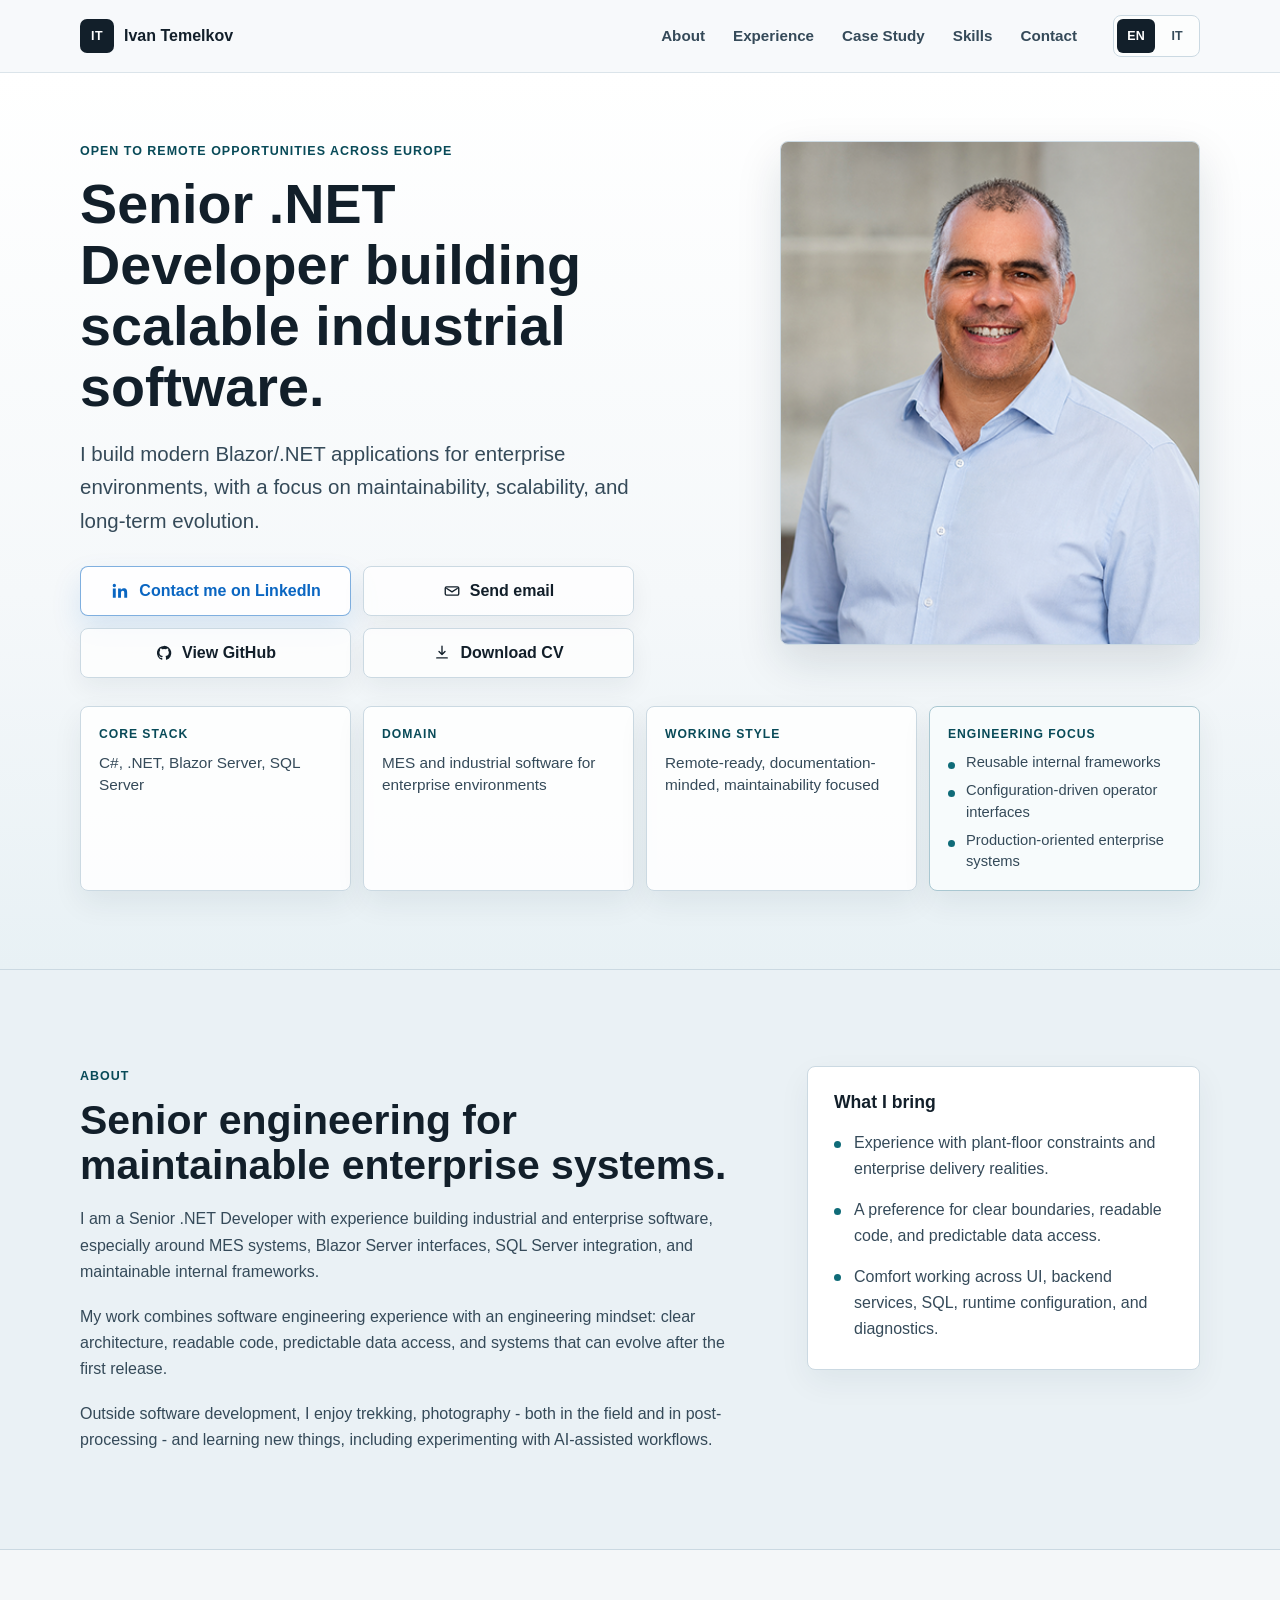
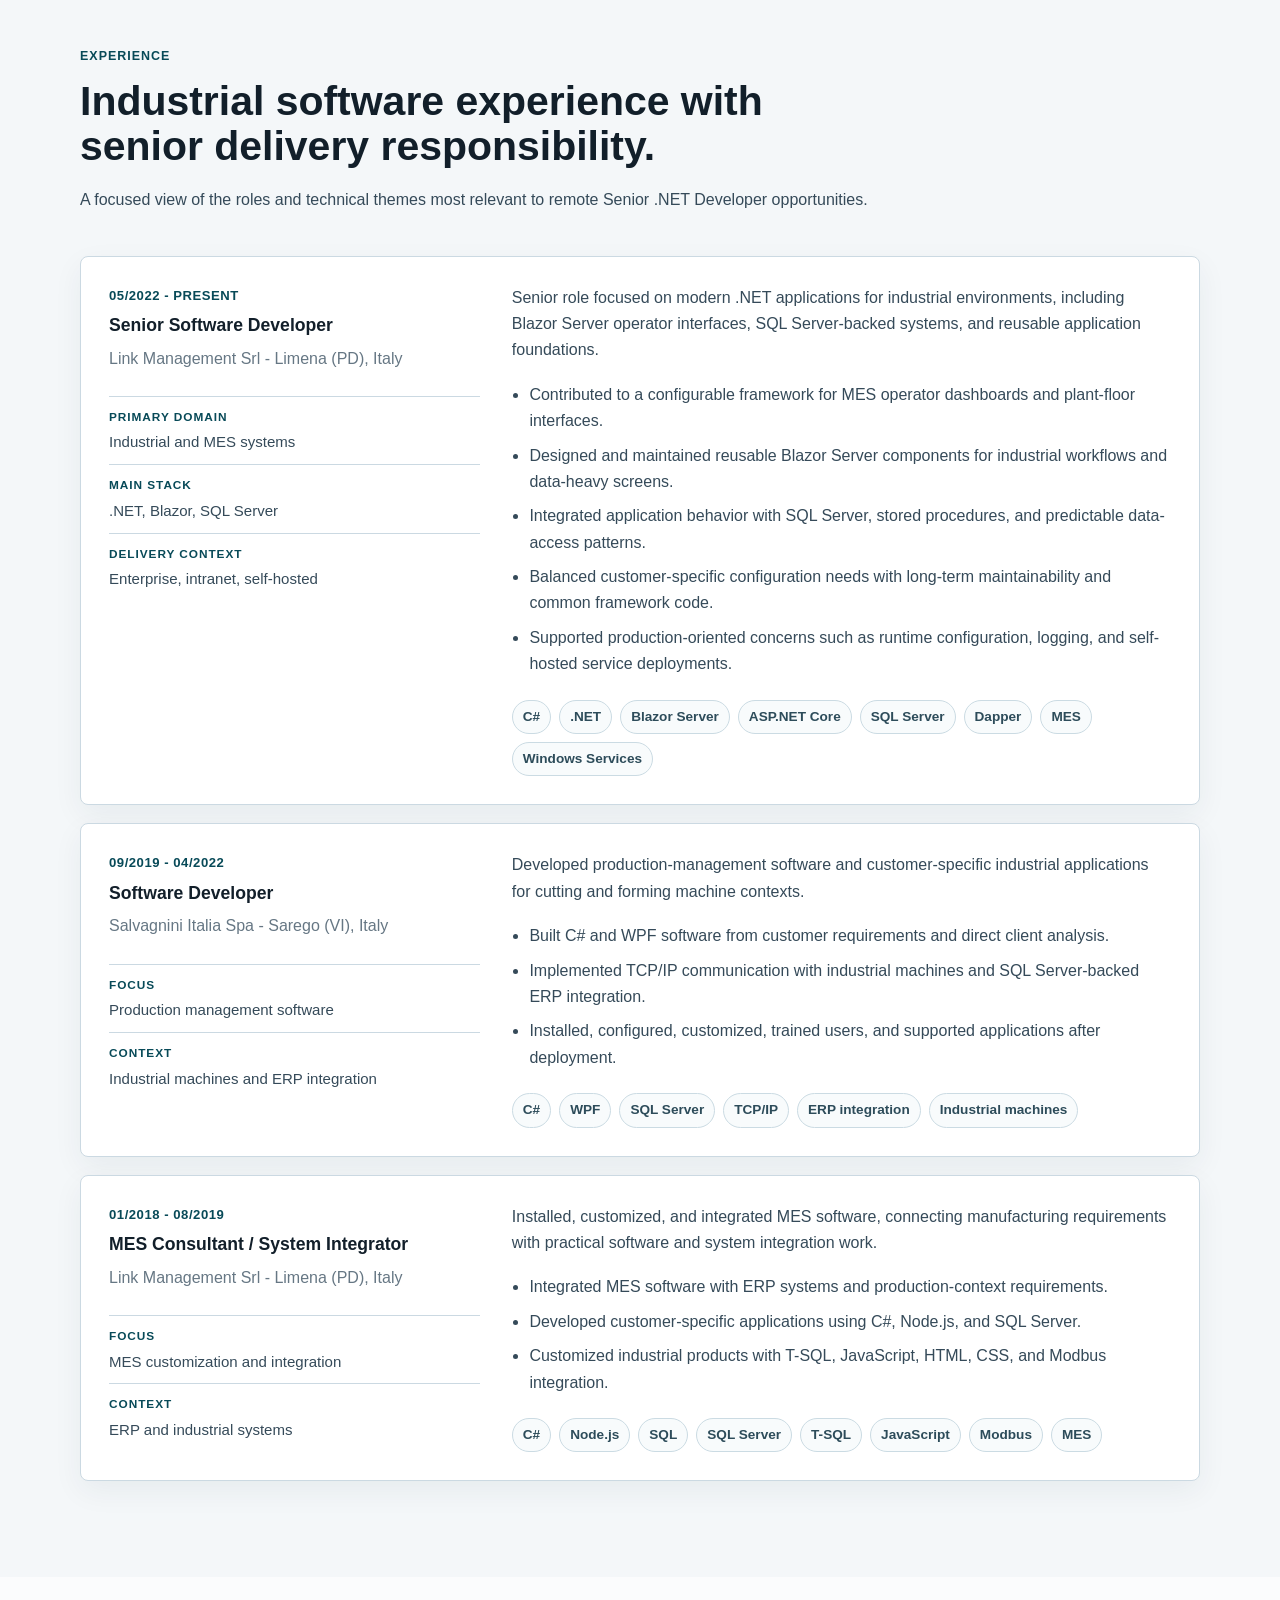
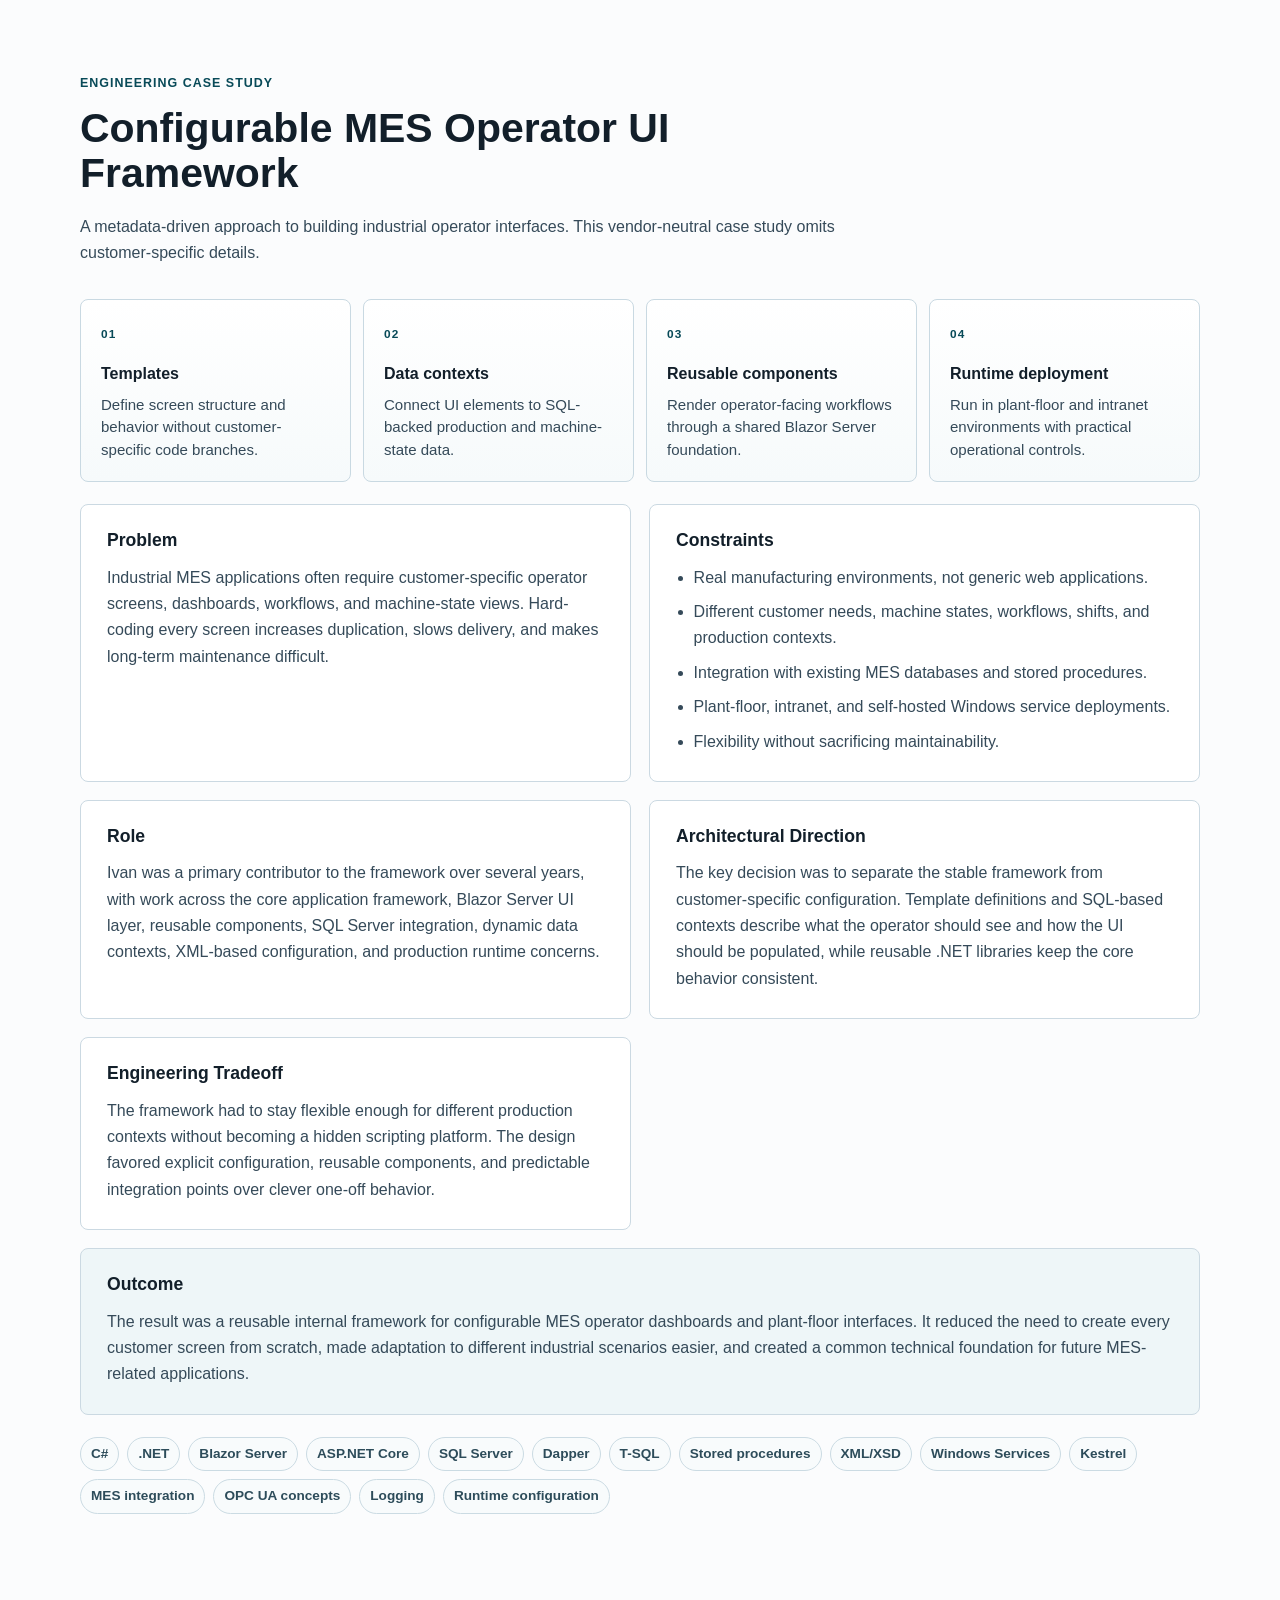
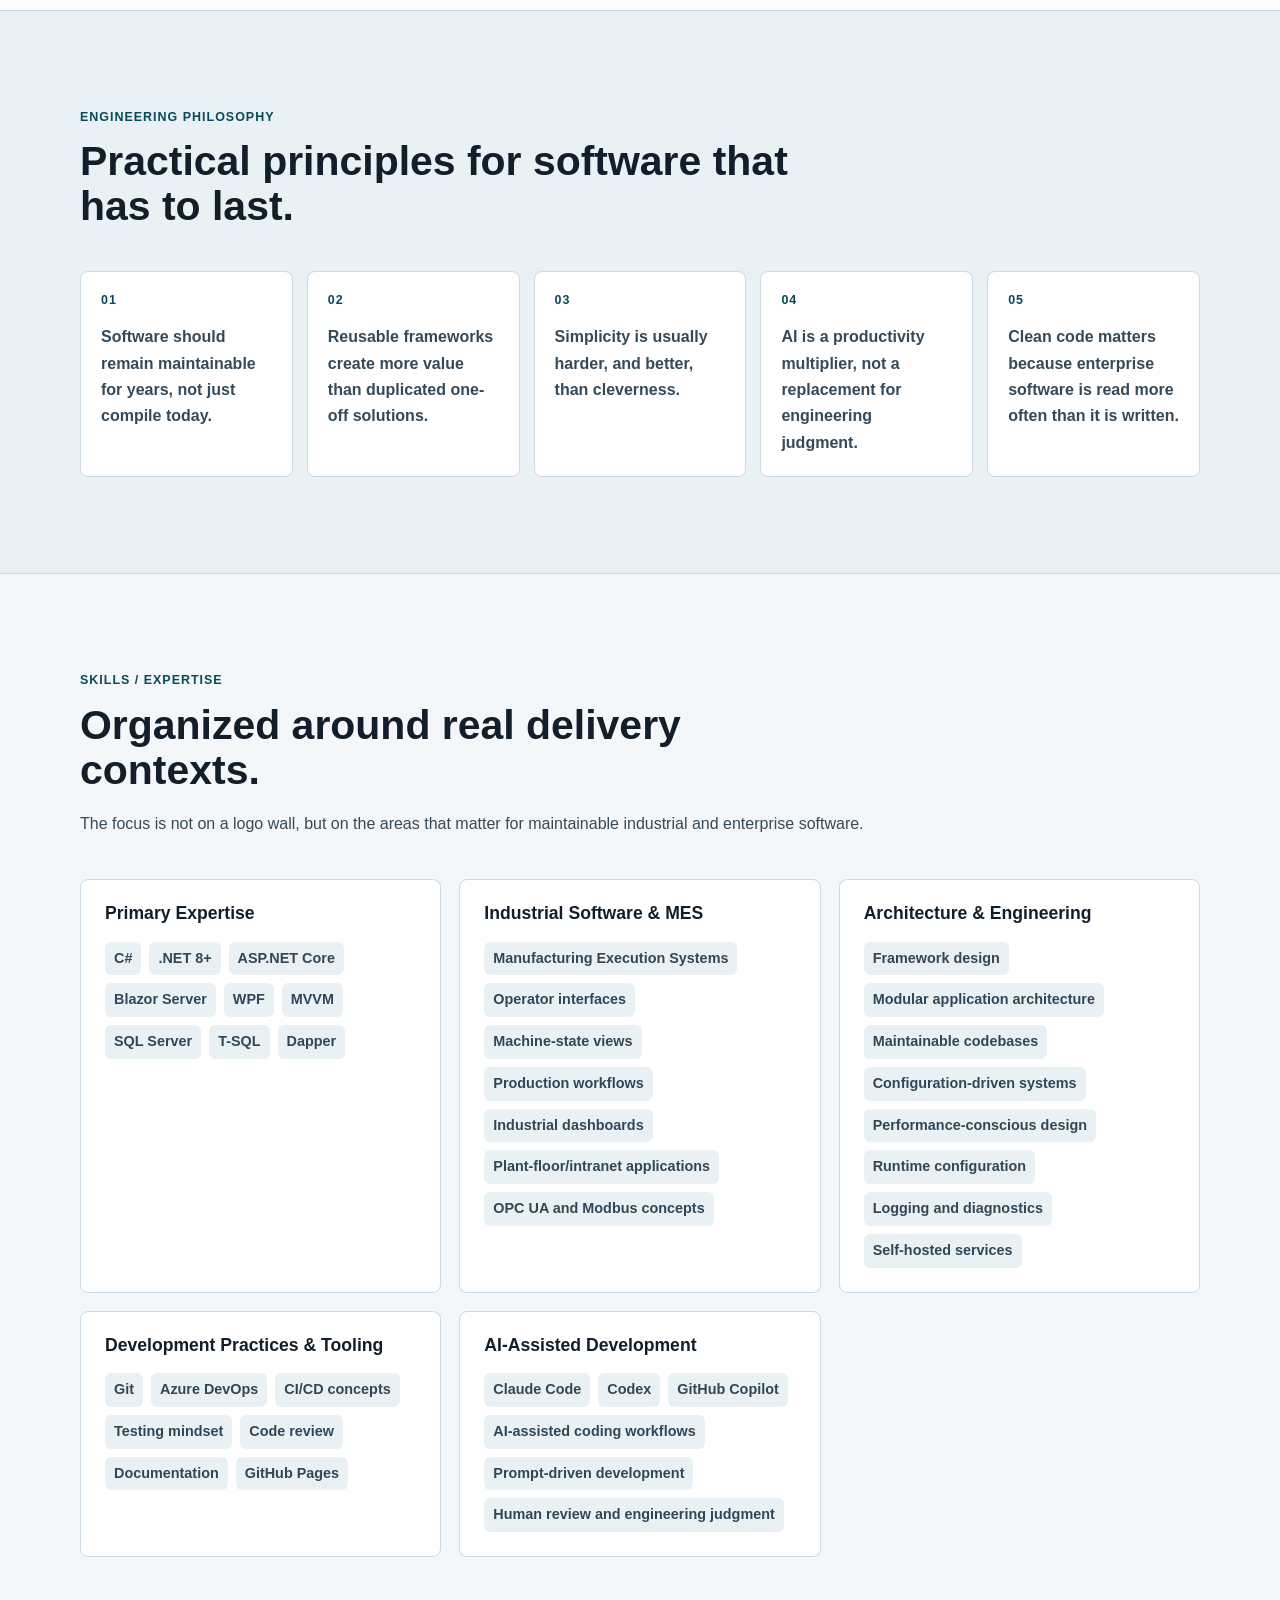
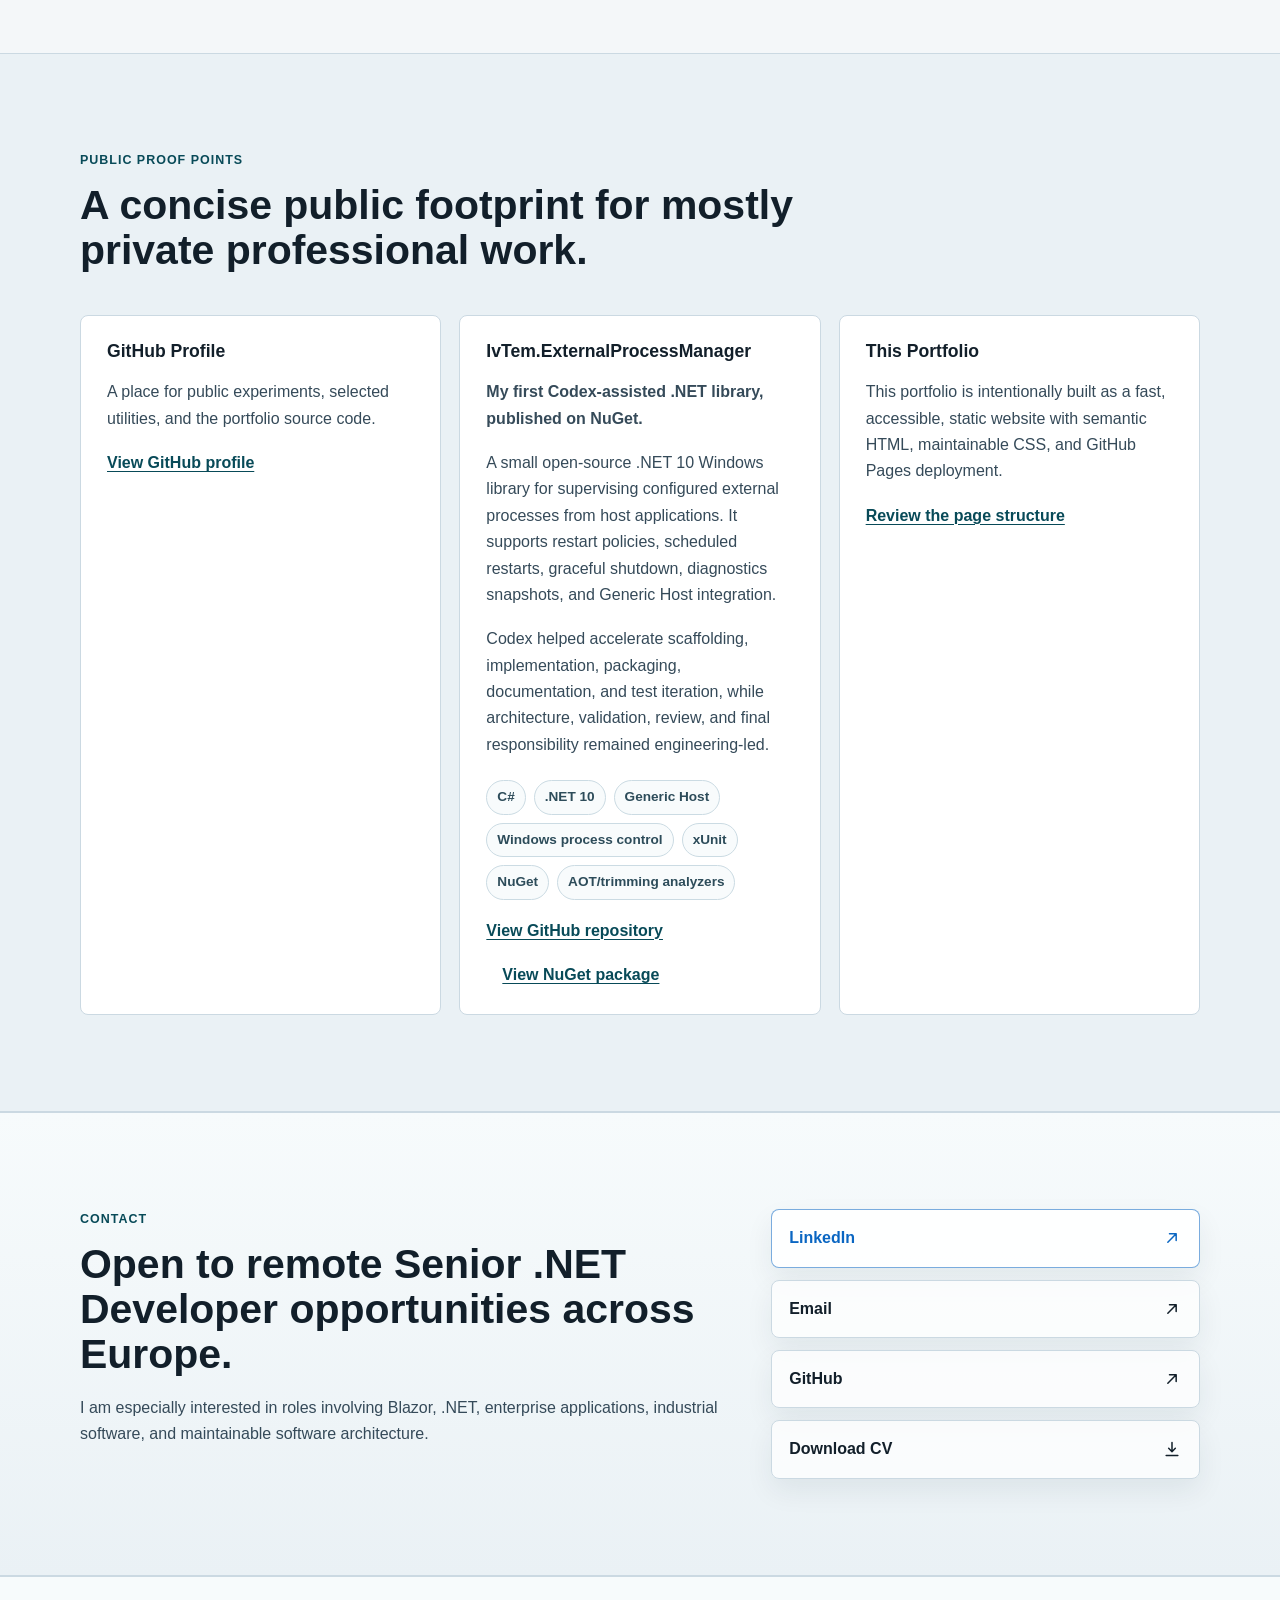
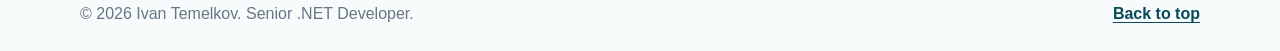
<file: docs/index.html>
<!doctype html>
<html lang="en">
  <head>
    <meta charset="utf-8">
    <meta name="viewport" content="width=device-width, initial-scale=1">
    <title>Ivan Temelkov | Senior .NET Developer</title>
    <meta
      name="description"
      content="Senior .NET Developer building scalable industrial software with .NET, Blazor, SQL Server, and MES experience. Open to remote opportunities across Europe."
    >
    <link rel="canonical" href="https://ivantemelkov.github.io/portfolio/">
    <link rel="alternate" hreflang="en" href="https://ivantemelkov.github.io/portfolio/">
    <link rel="alternate" hreflang="it" href="https://ivantemelkov.github.io/portfolio/it/">
    <link rel="alternate" hreflang="x-default" href="https://ivantemelkov.github.io/portfolio/">

    <meta property="og:type" content="profile">
    <meta property="og:title" content="Ivan Temelkov | Senior .NET Developer">
    <meta
      property="og:description"
      content="Senior .NET Developer building scalable industrial software with .NET, Blazor, SQL Server, and MES experience."
    >
    <meta property="og:url" content="https://ivantemelkov.github.io/portfolio/">
    <meta property="og:image" content="https://ivantemelkov.github.io/portfolio/assets/profile-photo.png">

    <meta name="twitter:card" content="summary_large_image">
    <meta name="twitter:title" content="Ivan Temelkov | Senior .NET Developer">
    <meta
      name="twitter:description"
      content="Senior .NET Developer building scalable industrial software with .NET, Blazor, SQL Server, and MES experience."
    >
    <meta name="twitter:image" content="https://ivantemelkov.github.io/portfolio/assets/profile-photo.png">

    <script>document.documentElement.classList.add("js-enabled");</script>
    <link rel="icon" href="assets/favicon.svg" type="image/svg+xml">
    <link rel="stylesheet" href="css/styles.min.css">
    <script src="js/main.js" defer></script>

    <script type="application/ld+json">
      {
        "@context": "https://schema.org",
        "@type": "Person",
        "name": "Ivan Temelkov",
        "jobTitle": "Senior .NET Developer",
        "url": "https://ivantemelkov.github.io/portfolio/",
        "sameAs": [
          "https://www.linkedin.com/in/ivan-temelkov-6230bb97",
          "https://github.com/ivanTemelkov"
        ],
        "knowsAbout": [
          "C#",
          ".NET",
          "ASP.NET Core",
          "Blazor Server",
          "SQL Server",
          "Manufacturing Execution Systems",
          "Industrial software",
          "Enterprise application architecture"
        ],
        "description": "Senior .NET Developer building scalable industrial software with .NET, Blazor, SQL Server, and MES experience."
      }
    </script>
  </head>
  <body>
    <a class="skip-link" href="#main">Skip to content</a>

    <header class="site-header" data-header>
      <nav class="nav container" aria-label="Primary navigation">
        <a class="brand" href="#top" aria-label="Ivan Temelkov home">
          <span class="brand-mark" aria-hidden="true">IT</span>
          <span>Ivan Temelkov</span>
        </a>

        <ul class="nav-list" id="primary-menu" data-nav-list>
          <li><a href="#about" data-nav-link>About</a></li>
          <li><a href="#experience" data-nav-link>Experience</a></li>
          <li><a href="#case-study" data-nav-link>Case Study</a></li>
          <li><a href="#skills" data-nav-link>Skills</a></li>
          <li><a href="#contact" data-nav-link>Contact</a></li>
        </ul>

        <div class="nav-actions">
          <div class="language-switcher" aria-label="Language selection">
            <a href="./" hreflang="en" lang="en" aria-current="true">EN</a>
            <a href="it/" hreflang="it" lang="it">IT</a>
          </div>

          <button
            class="nav-toggle"
            type="button"
            aria-expanded="false"
            aria-controls="primary-menu"
            data-nav-toggle
          >
            <span class="sr-only">Toggle navigation menu</span>
            <svg aria-hidden="true" viewBox="0 0 24 24" width="24" height="24">
              <path d="M4 7h16M4 12h16M4 17h16" fill="none" stroke="currentColor" stroke-width="2" stroke-linecap="round"></path>
            </svg>
          </button>
        </div>
      </nav>
    </header>

    <main id="main">
      <section class="hero section" id="top" aria-labelledby="hero-title">
        <div class="container hero-grid">
          <div class="hero-copy">
            <p class="eyebrow">Open to remote opportunities across Europe</p>
            <h1 id="hero-title">Senior .NET Developer building scalable industrial software.</h1>
            <p class="hero-lede">
              I build modern Blazor/.NET applications for enterprise environments,
              with a focus on maintainability, scalability, and long-term evolution.
            </p>
            <div class="hero-actions" aria-label="Primary contact actions">
              <a class="button button-primary" href="https://www.linkedin.com/in/ivan-temelkov-6230bb97">
                <svg aria-hidden="true" viewBox="0 0 24 24" width="18" height="18">
                  <path d="M6.9 20H3.4V8.9h3.5V20ZM5.2 7.4a2 2 0 1 1 0-4 2 2 0 0 1 0 4ZM20.6 20h-3.5v-5.4c0-1.3 0-2.9-1.8-2.9s-2.1 1.4-2.1 2.8V20H9.7V8.9H13v1.5h.1a3.7 3.7 0 0 1 3.3-1.8c3.6 0 4.2 2.3 4.2 5.4V20Z" fill="currentColor"></path>
                </svg>
                Contact me on LinkedIn
              </a>
              <a class="button button-secondary email" href="#">
                <svg aria-hidden="true" viewBox="0 0 24 24" width="18" height="18">
                  <path d="M4.8 6.5h14.4a1.8 1.8 0 0 1 1.8 1.8v7.4a1.8 1.8 0 0 1-1.8 1.8H4.8A1.8 1.8 0 0 1 3 15.7V8.3a1.8 1.8 0 0 1 1.8-1.8Zm.2 2.1 7 4.6 7-4.6" fill="none" stroke="currentColor" stroke-width="1.8" stroke-linecap="round" stroke-linejoin="round"></path>
                </svg>
                Send email
              </a>
              <a class="button button-ghost" href="https://github.com/ivanTemelkov">
                <svg aria-hidden="true" viewBox="0 0 24 24" width="18" height="18">
                  <path d="M12 2.5a9.5 9.5 0 0 0-3 18.5c.5.1.7-.2.7-.5v-1.8c-2.8.6-3.4-1.2-3.4-1.2-.5-1.1-1.1-1.4-1.1-1.4-.9-.6.1-.6.1-.6 1 0 1.6 1 1.6 1 .9 1.5 2.3 1.1 2.9.8.1-.6.4-1.1.7-1.4-2.2-.3-4.6-1.1-4.6-4.7 0-1 .4-1.9 1-2.6-.1-.3-.5-1.3.1-2.6 0 0 .9-.3 2.7 1a9.4 9.4 0 0 1 5 0c1.8-1.3 2.7-1 2.7-1 .6 1.3.2 2.3.1 2.6.6.7 1 1.6 1 2.6 0 3.6-2.4 4.4-4.6 4.7.4.3.7 1 .7 2v2.6c0 .3.2.6.7.5A9.5 9.5 0 0 0 12 2.5Z" fill="currentColor"></path>
                </svg>
                View GitHub
              </a>
              <a
                class="button button-cv"
                href="assets/Ivan_Temelkov_CV.pdf"
                download="Ivan_Temelkov_CV.pdf"
                type="application/pdf"
              >
                <svg aria-hidden="true" viewBox="0 0 24 24" width="18" height="18">
                  <path d="M12 3v11m0 0 4-4m-4 4-4-4M5 18.5h14" fill="none" stroke="currentColor" stroke-width="1.8" stroke-linecap="round" stroke-linejoin="round"></path>
                </svg>
                Download CV
              </a>
            </div>
          </div>

          <div class="hero-visual">
            <div class="hero-photo-wrap" aria-label="Photo Ivan Temelkov">
                <img
                  class="hero-photo"
                  src="assets/profile-photo.png"
                  width="1000"
                  height="1200"
                  alt="Photo Ivan Temelkov"
                  decoding="async"
                  fetchpriority="high"
                >
            </div>
          </div>

          <div class="hero-proof-grid" aria-label="Professional focus areas">
            <article class="hero-proof-card">
              <p class="summary-label">Core stack</p>
              <p>C#, .NET, Blazor Server, SQL Server</p>
            </article>
            <article class="hero-proof-card">
              <p class="summary-label">Domain</p>
              <p>MES and industrial software for enterprise environments</p>
            </article>
            <article class="hero-proof-card">
              <p class="summary-label">Working style</p>
              <p>Remote-ready, documentation-minded, maintainability focused</p>
            </article>
            <article class="hero-proof-card hero-proof-card-strong">
              <p class="summary-label">Engineering focus</p>
              <ul>
                <li>Reusable internal frameworks</li>
                <li>Configuration-driven operator interfaces</li>
                <li>Production-oriented enterprise systems</li>
              </ul>
            </article>
          </div>
        </div>
      </section>

      <section class="section section-muted" id="about" aria-labelledby="about-title">
        <div class="container about-grid">
          <div class="about-copy">
            <p class="section-kicker">About</p>
            <h2 id="about-title">Senior engineering for maintainable enterprise systems.</h2>
            <p>
              I am a Senior .NET Developer with experience building industrial and
              enterprise software, especially around MES systems, Blazor Server
              interfaces, SQL Server integration, and maintainable internal frameworks.
            </p>
            <p>
              My work combines software engineering experience with an engineering
              mindset: clear architecture, readable code, predictable data access, and
              systems that can evolve after the first release.
            </p>
            <p>
              Outside software development, I enjoy trekking, photography - both in the
              field and in post-processing - and learning new things, including
              experimenting with AI-assisted workflows.
            </p>
          </div>
          <aside class="about-panel" aria-labelledby="about-panel-title">
            <h3 id="about-panel-title">What I bring</h3>
            <ul class="check-list">
              <li>Experience with plant-floor constraints and enterprise delivery realities.</li>
              <li>A preference for clear boundaries, readable code, and predictable data access.</li>
              <li>Comfort working across UI, backend services, SQL, runtime configuration, and diagnostics.</li>
            </ul>
          </aside>
        </div>
      </section>

      <section class="section" id="experience" aria-labelledby="experience-title">
        <div class="container">
          <div class="section-heading">
            <p class="section-kicker">Experience</p>
            <h2 id="experience-title">Industrial software experience with senior delivery responsibility.</h2>
            <p>
              A focused view of the roles and technical themes most relevant to
              remote Senior .NET Developer opportunities.
            </p>
          </div>

          <div class="experience-list">
            <article class="role-card">
              <div class="role-meta">
                <p class="role-period">05/2022 - Present</p>
                <h3>Senior Software Developer</h3>
                <p class="role-company">Link Management Srl - Limena (PD), Italy</p>
                <dl class="role-facts">
                  <div>
                    <dt>Primary domain</dt>
                    <dd>Industrial and MES systems</dd>
                  </div>
                  <div>
                    <dt>Main stack</dt>
                    <dd>.NET, Blazor, SQL Server</dd>
                  </div>
                  <div>
                    <dt>Delivery context</dt>
                    <dd>Enterprise, intranet, self-hosted</dd>
                  </div>
                </dl>
              </div>
              <div class="role-body">
                <p>
                  Senior role focused on modern .NET applications for industrial
                  environments, including Blazor Server operator interfaces,
                  SQL Server-backed systems, and reusable application foundations.
                </p>
                <ul>
                  <li>Contributed to a configurable framework for MES operator dashboards and plant-floor interfaces.</li>
                  <li>Designed and maintained reusable Blazor Server components for industrial workflows and data-heavy screens.</li>
                  <li>Integrated application behavior with SQL Server, stored procedures, and predictable data-access patterns.</li>
                  <li>Balanced customer-specific configuration needs with long-term maintainability and common framework code.</li>
                  <li>Supported production-oriented concerns such as runtime configuration, logging, and self-hosted service deployments.</li>
                </ul>
                <div class="tag-list" aria-label="Technologies used in current role">
                  <span>C#</span>
                  <span>.NET</span>
                  <span>Blazor Server</span>
                  <span>ASP.NET Core</span>
                  <span>SQL Server</span>
                  <span>Dapper</span>
                  <span>MES</span>
                  <span>Windows Services</span>
                </div>
              </div>
            </article>

            <article class="role-card">
              <div class="role-meta">
                <p class="role-period">09/2019 - 04/2022</p>
                <h3>Software Developer</h3>
                <p class="role-company">Salvagnini Italia Spa - Sarego (VI), Italy</p>
                <dl class="role-facts">
                  <div>
                    <dt>Focus</dt>
                    <dd>Production management software</dd>
                  </div>
                  <div>
                    <dt>Context</dt>
                    <dd>Industrial machines and ERP integration</dd>
                  </div>
                </dl>
              </div>
              <div class="role-body">
                <p>
                  Developed production-management software and customer-specific
                  industrial applications for cutting and forming machine contexts.
                </p>
                <ul>
                  <li>Built C# and WPF software from customer requirements and direct client analysis.</li>
                  <li>Implemented TCP/IP communication with industrial machines and SQL Server-backed ERP integration.</li>
                  <li>Installed, configured, customized, trained users, and supported applications after deployment.</li>
                </ul>
                <div class="tag-list" aria-label="Technologies used at Salvagnini">
                  <span>C#</span>
                  <span>WPF</span>
                  <span>SQL Server</span>
                  <span>TCP/IP</span>
                  <span>ERP integration</span>
                  <span>Industrial machines</span>
                </div>
              </div>
            </article>

            <article class="role-card">
              <div class="role-meta">
                <p class="role-period">01/2018 - 08/2019</p>
                <h3>MES Consultant / System Integrator</h3>
                <p class="role-company">Link Management Srl - Limena (PD), Italy</p>
                <dl class="role-facts">
                  <div>
                    <dt>Focus</dt>
                    <dd>MES customization and integration</dd>
                  </div>
                  <div>
                    <dt>Context</dt>
                    <dd>ERP and industrial systems</dd>
                  </div>
                </dl>
              </div>
              <div class="role-body">
                <p>
                  Installed, customized, and integrated MES software, connecting
                  manufacturing requirements with practical software and system
                  integration work.
                </p>
                <ul>
                  <li>Integrated MES software with ERP systems and production-context requirements.</li>
                  <li>Developed customer-specific applications using C#, Node.js, and SQL Server.</li>
                  <li>Customized industrial products with T-SQL, JavaScript, HTML, CSS, and Modbus integration.</li>
                </ul>
                <div class="tag-list" aria-label="Technologies used in earlier experience">
                  <span>C#</span>
                  <span>Node.js</span>
                  <span>SQL</span>
                  <span>SQL Server</span>
                  <span>T-SQL</span>
                  <span>JavaScript</span>
                  <span>Modbus</span>
                  <span>MES</span>
                </div>
              </div>
            </article>
          </div>
        </div>
      </section>

      <section class="section section-case" id="case-study" aria-labelledby="case-title">
        <div class="container">
          <div class="case-intro">
            <p class="section-kicker">Engineering Case Study</p>
            <h2 id="case-title">Configurable MES Operator UI Framework</h2>
            <p>
              A metadata-driven approach to building industrial operator interfaces.
              This vendor-neutral case study omits customer-specific details.
            </p>
          </div>

          <ol class="architecture-flow" aria-label="High-level framework flow">
            <li>
              <span>01</span>
              <strong>Templates</strong>
              <p>Define screen structure and behavior without customer-specific code branches.</p>
            </li>
            <li>
              <span>02</span>
              <strong>Data contexts</strong>
              <p>Connect UI elements to SQL-backed production and machine-state data.</p>
            </li>
            <li>
              <span>03</span>
              <strong>Reusable components</strong>
              <p>Render operator-facing workflows through a shared Blazor Server foundation.</p>
            </li>
            <li>
              <span>04</span>
              <strong>Runtime deployment</strong>
              <p>Run in plant-floor and intranet environments with practical operational controls.</p>
            </li>
          </ol>

          <div class="case-grid">
            <article class="case-panel">
              <h3>Problem</h3>
              <p>
                Industrial MES applications often require customer-specific operator
                screens, dashboards, workflows, and machine-state views. Hard-coding
                every screen increases duplication, slows delivery, and makes
                long-term maintenance difficult.
              </p>
            </article>

            <article class="case-panel">
              <h3>Constraints</h3>
              <ul>
                <li>Real manufacturing environments, not generic web applications.</li>
                <li>Different customer needs, machine states, workflows, shifts, and production contexts.</li>
                <li>Integration with existing MES databases and stored procedures.</li>
                <li>Plant-floor, intranet, and self-hosted Windows service deployments.</li>
                <li>Flexibility without sacrificing maintainability.</li>
              </ul>
            </article>

            <article class="case-panel">
              <h3>Role</h3>
              <p>
                Ivan was a primary contributor to the framework over several years,
                with work across the core application framework, Blazor Server UI
                layer, reusable components, SQL Server integration, dynamic data
                contexts, XML-based configuration, and production runtime concerns.
              </p>
            </article>

            <article class="case-panel">
              <h3>Architectural Direction</h3>
              <p>
                The key decision was to separate the stable framework from
                customer-specific configuration. Template definitions and SQL-based
                contexts describe what the operator should see and how the UI should
                be populated, while reusable .NET libraries keep the core behavior
                consistent.
              </p>
            </article>

            <article class="case-panel">
              <h3>Engineering Tradeoff</h3>
              <p>
                The framework had to stay flexible enough for different production
                contexts without becoming a hidden scripting platform. The design
                favored explicit configuration, reusable components, and predictable
                integration points over clever one-off behavior.
              </p>
            </article>

            <article class="case-panel case-panel-wide">
              <h3>Outcome</h3>
              <p>
                The result was a reusable internal framework for configurable MES
                operator dashboards and plant-floor interfaces. It reduced the need
                to create every customer screen from scratch, made adaptation to
                different industrial scenarios easier, and created a common technical
                foundation for future MES-related applications.
              </p>
            </article>
          </div>

          <div class="tech-strip" aria-label="Case study technologies">
            <span>C#</span>
            <span>.NET</span>
            <span>Blazor Server</span>
            <span>ASP.NET Core</span>
            <span>SQL Server</span>
            <span>Dapper</span>
            <span>T-SQL</span>
            <span>Stored procedures</span>
            <span>XML/XSD</span>
            <span>Windows Services</span>
            <span>Kestrel</span>
            <span>MES integration</span>
            <span>OPC UA concepts</span>
            <span>Logging</span>
            <span>Runtime configuration</span>
          </div>
        </div>
      </section>

      <section class="section section-muted" id="philosophy" aria-labelledby="philosophy-title">
        <div class="container">
          <div class="section-heading">
            <p class="section-kicker">Engineering Philosophy</p>
            <h2 id="philosophy-title">Practical principles for software that has to last.</h2>
          </div>

          <ol class="principles">
            <li>Software should remain maintainable for years, not just compile today.</li>
            <li>Reusable frameworks create more value than duplicated one-off solutions.</li>
            <li>Simplicity is usually harder, and better, than cleverness.</li>
            <li>AI is a productivity multiplier, not a replacement for engineering judgment.</li>
            <li>Clean code matters because enterprise software is read more often than it is written.</li>
          </ol>
        </div>
      </section>

      <section class="section" id="skills" aria-labelledby="skills-title">
        <div class="container">
          <div class="section-heading">
            <p class="section-kicker">Skills / Expertise</p>
            <h2 id="skills-title">Organized around real delivery contexts.</h2>
            <p>
              The focus is not on a logo wall, but on the areas that matter for
              maintainable industrial and enterprise software.
            </p>
          </div>

          <div class="skills-grid">
            <article class="skill-group">
              <h3>Primary Expertise</h3>
              <ul>
                <li>C#</li>
                <li>.NET 8+</li>
                <li>ASP.NET Core</li>
                <li>Blazor Server</li>
                <li>WPF</li>
                <li>MVVM</li>
                <li>SQL Server</li>
                <li>T-SQL</li>
                <li>Dapper</li>
              </ul>
            </article>

            <article class="skill-group">
              <h3>Industrial Software &amp; MES</h3>
              <ul>
                <li>Manufacturing Execution Systems</li>
                <li>Operator interfaces</li>
                <li>Machine-state views</li>
                <li>Production workflows</li>
                <li>Industrial dashboards</li>
                <li>Plant-floor/intranet applications</li>
                <li>OPC UA and Modbus concepts</li>
              </ul>
            </article>

            <article class="skill-group">
              <h3>Architecture &amp; Engineering</h3>
              <ul>
                <li>Framework design</li>
                <li>Modular application architecture</li>
                <li>Maintainable codebases</li>
                <li>Configuration-driven systems</li>
                <li>Performance-conscious design</li>
                <li>Runtime configuration</li>
                <li>Logging and diagnostics</li>
                <li>Self-hosted services</li>
              </ul>
            </article>

            <article class="skill-group">
              <h3>Development Practices &amp; Tooling</h3>
              <ul>
                <li>Git</li>
                <li>Azure DevOps</li>
                <li>CI/CD concepts</li>
                <li>Testing mindset</li>
                <li>Code review</li>
                <li>Documentation</li>
                <li>GitHub Pages</li>
              </ul>
            </article>

            <article class="skill-group">
              <h3>AI-Assisted Development</h3>
              <ul>
                <li>Claude Code</li>
                <li>Codex</li>
                <li>GitHub Copilot</li>
                <li>AI-assisted coding workflows</li>
                <li>Prompt-driven development</li>
                <li>Human review and engineering judgment</li>
              </ul>
            </article>
          </div>
        </div>
      </section>

      <section class="section section-muted" id="proof" aria-labelledby="proof-title">
        <div class="container">
          <div class="section-heading">
            <p class="section-kicker">Public Proof Points</p>
            <h2 id="proof-title">A concise public footprint for mostly private professional work.</h2>
          </div>

          <div class="proof-grid">
            <article class="proof-card">
              <h3>GitHub Profile</h3>
              <p>A place for public experiments, selected utilities, and the portfolio source code.</p>
              <a class="text-link" href="https://github.com/ivanTemelkov">View GitHub profile</a>
            </article>

            <article class="proof-card">
              <h3>IvTem.ExternalProcessManager</h3>
              <p><strong>My first Codex-assisted .NET library, published on NuGet.</strong></p>
              <p>
                A small open-source .NET 10 Windows library for supervising configured
                external processes from host applications. It supports restart policies,
                scheduled restarts, graceful shutdown, diagnostics snapshots, and
                Generic Host integration.
              </p>
              <p>
                Codex helped accelerate scaffolding, implementation, packaging,
                documentation, and test iteration, while architecture, validation,
                review, and final responsibility remained engineering-led.
              </p>
              <div class="tag-list" aria-label="ExternalProcessManager technologies">
                <span>C#</span>
                <span>.NET 10</span>
                <span>Generic Host</span>
                <span>Windows process control</span>
                <span>xUnit</span>
                <span>NuGet</span>
                <span>AOT/trimming analyzers</span>
              </div>
              <a class="text-link" href="https://github.com/ivanTemelkov/ExternalProcessManager">View GitHub repository</a>
              <a class="text-link" href="https://www.nuget.org/packages/IvTem.ExternalProcessManager/">View NuGet package</a>
            </article>

            <article class="proof-card">
              <h3>This Portfolio</h3>
              <p>
                This portfolio is intentionally built as a fast, accessible, static
                website with semantic HTML, maintainable CSS, and GitHub Pages deployment.
              </p>
              <a class="text-link" href="#top">Review the page structure</a>
            </article>
          </div>
        </div>
      </section>

      <section class="section contact-section" id="contact" aria-labelledby="contact-title">
        <div class="container contact-grid">
          <div>
            <p class="section-kicker">Contact</p>
            <h2 id="contact-title">Open to remote Senior .NET Developer opportunities across Europe.</h2>
            <p>
              I am especially interested in roles involving Blazor, .NET, enterprise
              applications, industrial software, and maintainable software architecture.
            </p>
          </div>
          <div class="contact-actions" aria-label="Contact links">
            <a class="contact-link primary" href="https://www.linkedin.com/in/ivan-temelkov-6230bb97">
              <span>LinkedIn</span>
              <svg aria-hidden="true" viewBox="0 0 24 24" width="20" height="20">
                <path d="M7 17 17 7M9 7h8v8" fill="none" stroke="currentColor" stroke-width="1.8" stroke-linecap="round" stroke-linejoin="round"></path>
              </svg>
            </a>
            <a class="contact-link email" href="#">
              <span>Email</span>
              <svg aria-hidden="true" viewBox="0 0 24 24" width="20" height="20">
                <path d="M7 17 17 7M9 7h8v8" fill="none" stroke="currentColor" stroke-width="1.8" stroke-linecap="round" stroke-linejoin="round"></path>
              </svg>
            </a>
            <a class="contact-link" href="https://github.com/ivanTemelkov">
              <span>GitHub</span>
              <svg aria-hidden="true" viewBox="0 0 24 24" width="20" height="20">
                <path d="M7 17 17 7M9 7h8v8" fill="none" stroke="currentColor" stroke-width="1.8" stroke-linecap="round" stroke-linejoin="round"></path>
              </svg>
            </a>
            <a
              class="contact-link"
              href="assets/Ivan_Temelkov_CV.pdf"
              download="Ivan_Temelkov_CV.pdf"
              type="application/pdf"
            >
              <span>Download CV</span>
              <svg aria-hidden="true" viewBox="0 0 24 24" width="20" height="20">
                <path d="M12 3v11m0 0 4-4m-4 4-4-4M5 18.5h14" fill="none" stroke="currentColor" stroke-width="1.8" stroke-linecap="round" stroke-linejoin="round"></path>
              </svg>
            </a>
          </div>
        </div>
      </section>
    </main>

    <footer class="site-footer">
      <div class="container footer-inner">
        <p>&copy; <span data-year>2026</span> Ivan Temelkov. Senior .NET Developer.</p>
        <a href="#top">Back to top</a>
      </div>
    </footer>

    <script>
      (() => {
        const encodedEmail = "bW9jLmxpYW1ub3RvcnBAdm9rbGVtZXQubmF2aQ==";

        function decodeEmail() {
          return atob(encodedEmail).split("").reverse().join("");
        }

        function prepareEmailLink(link) {
          const email = decodeEmail();

          link.href = `mailto:${email}`;

          return email;
        }

        document.querySelectorAll("a.email").forEach((link) => {
          link.addEventListener("mouseenter", () => {
            prepareEmailLink(link);
          });

          link.addEventListener("focus", () => {
            prepareEmailLink(link);
          });

          link.addEventListener("click", (event) => {
            event.preventDefault();

            const email = prepareEmailLink(link);
            window.location.href = `mailto:${email}`;
          });
        });
      })();
    </script>

  </body>
</html>
</file>
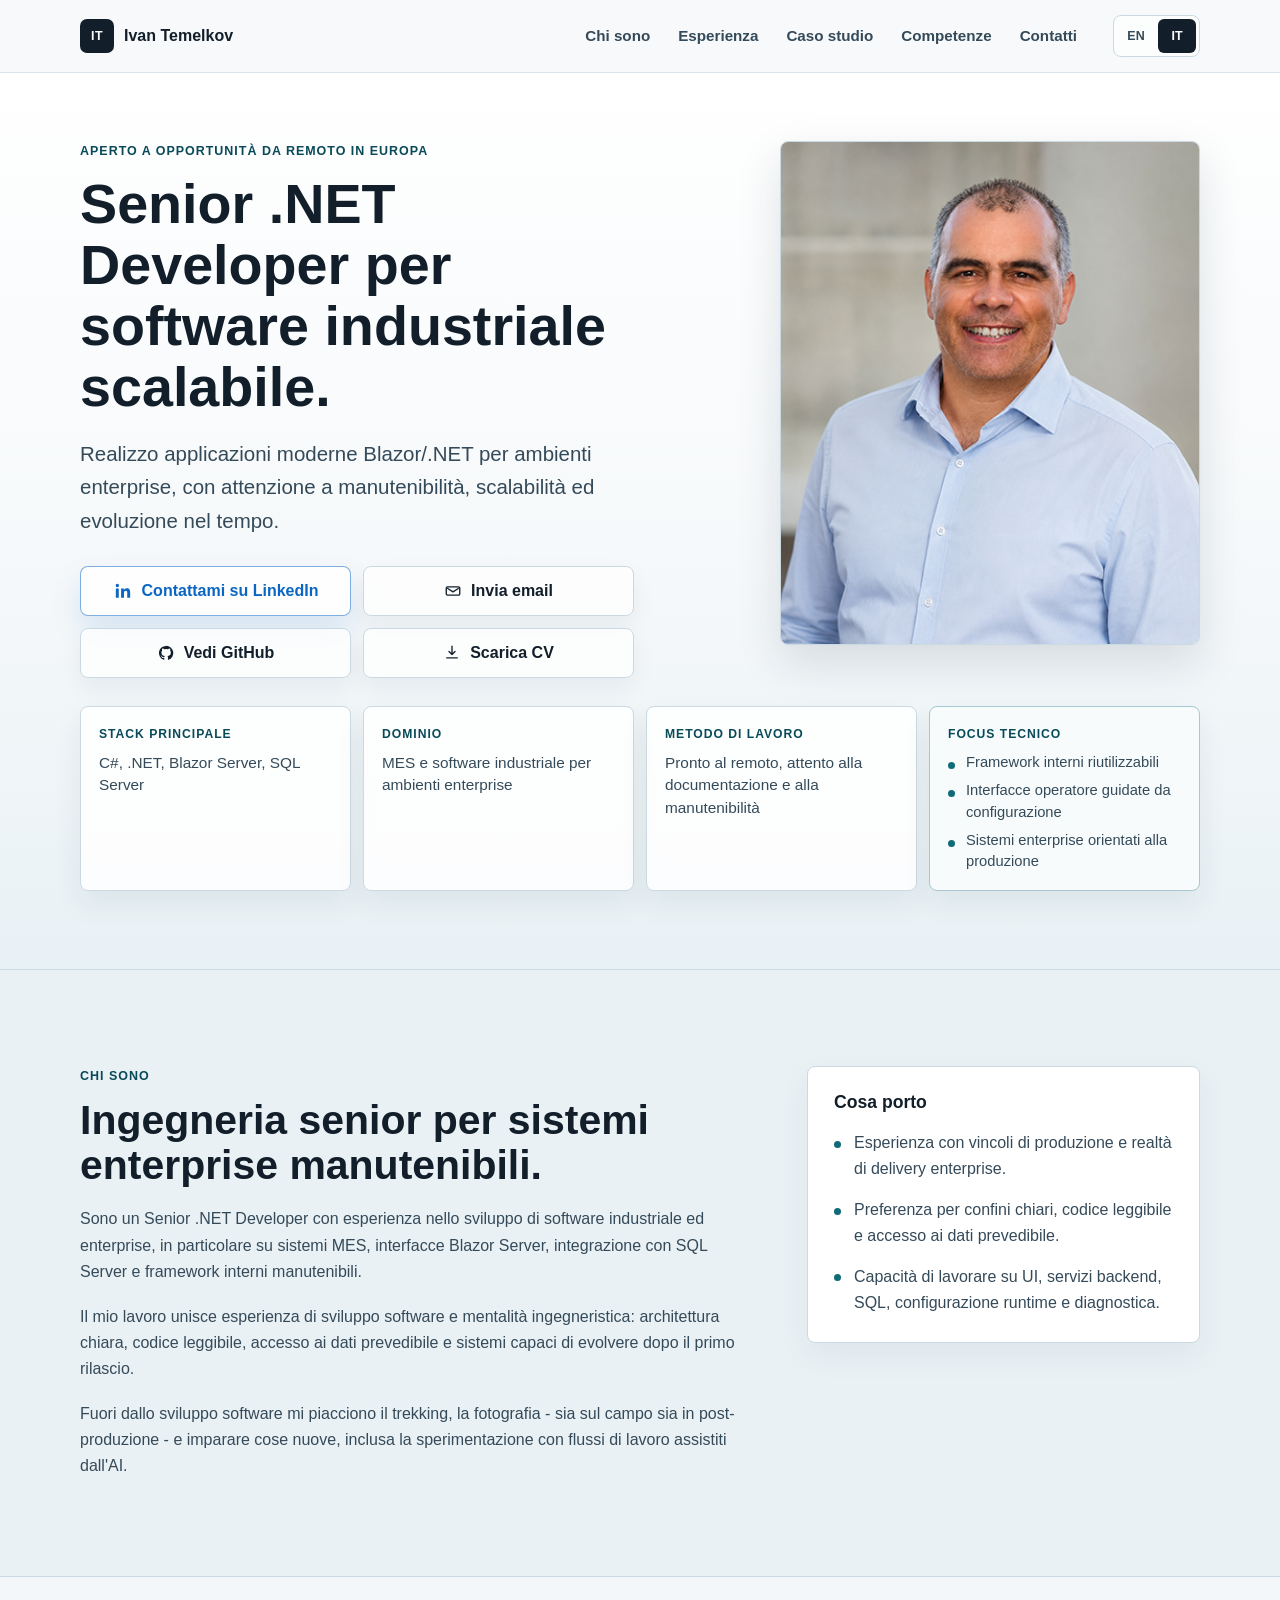
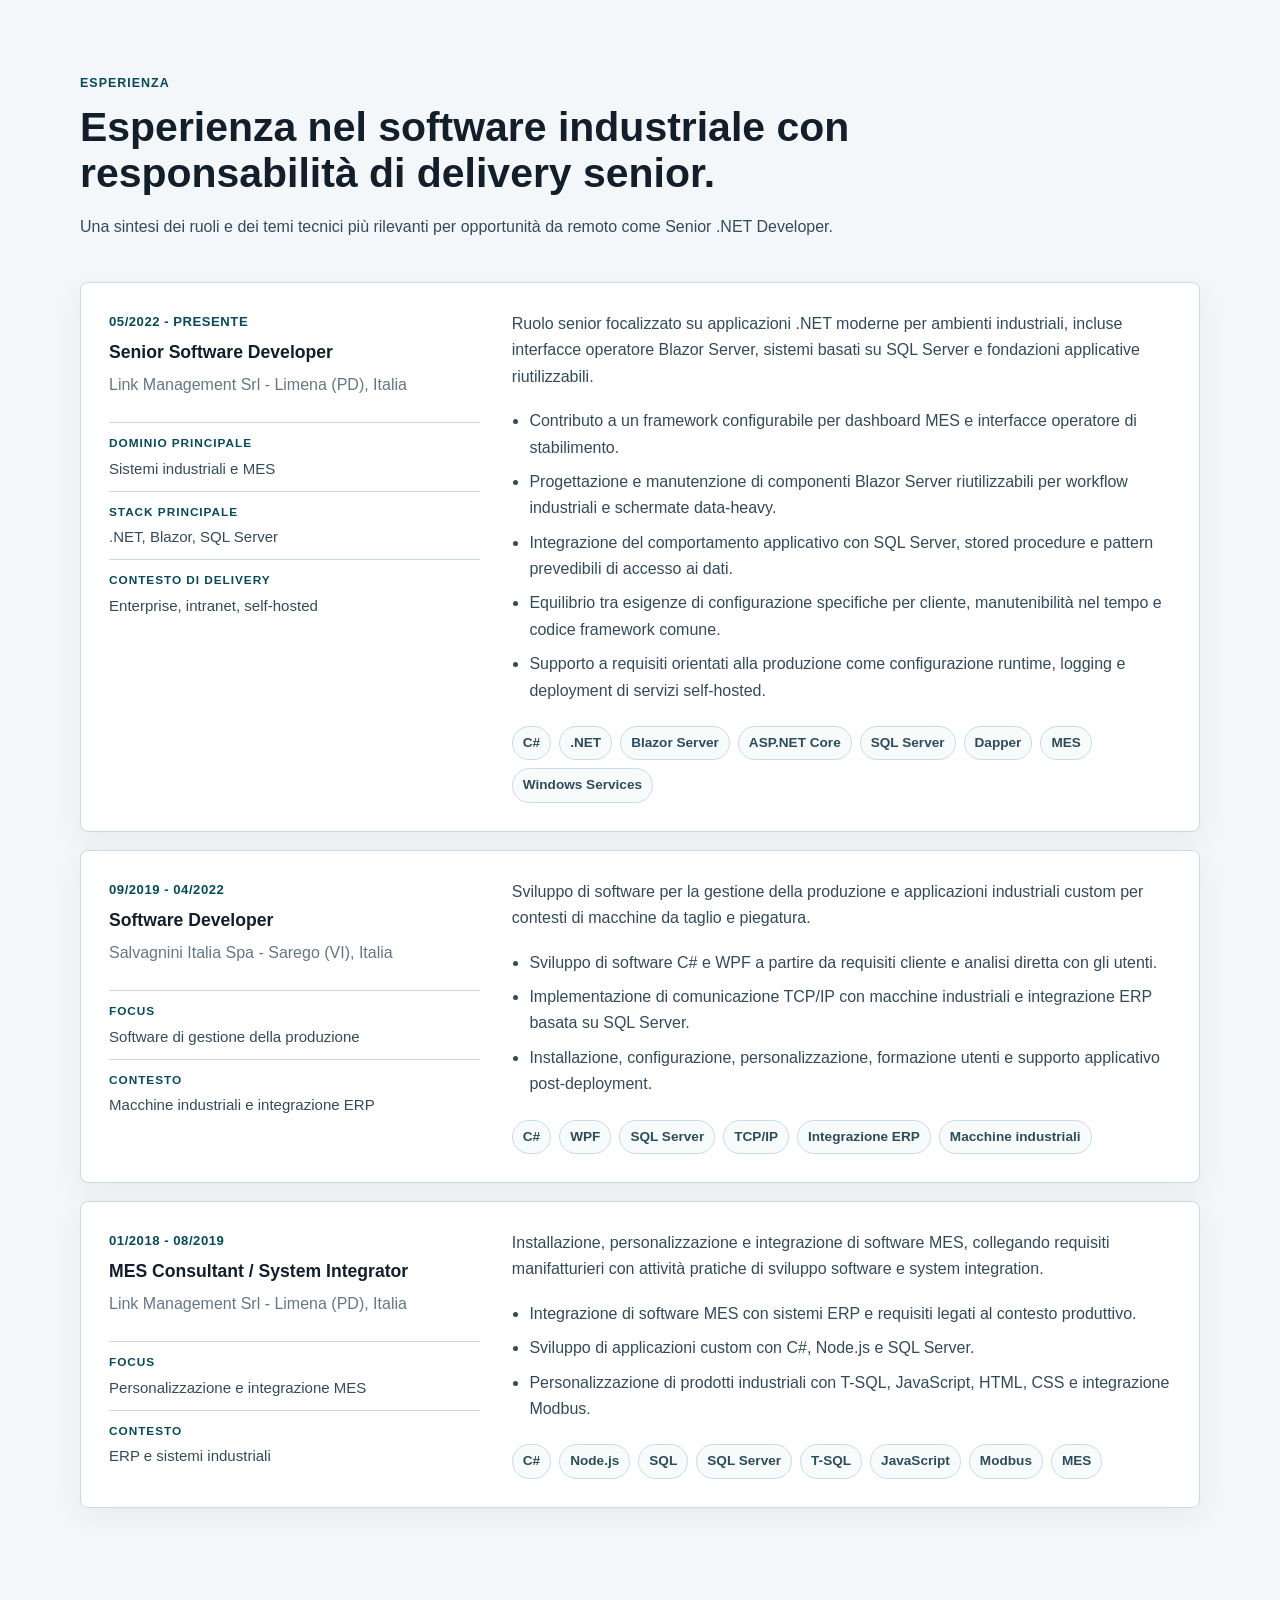
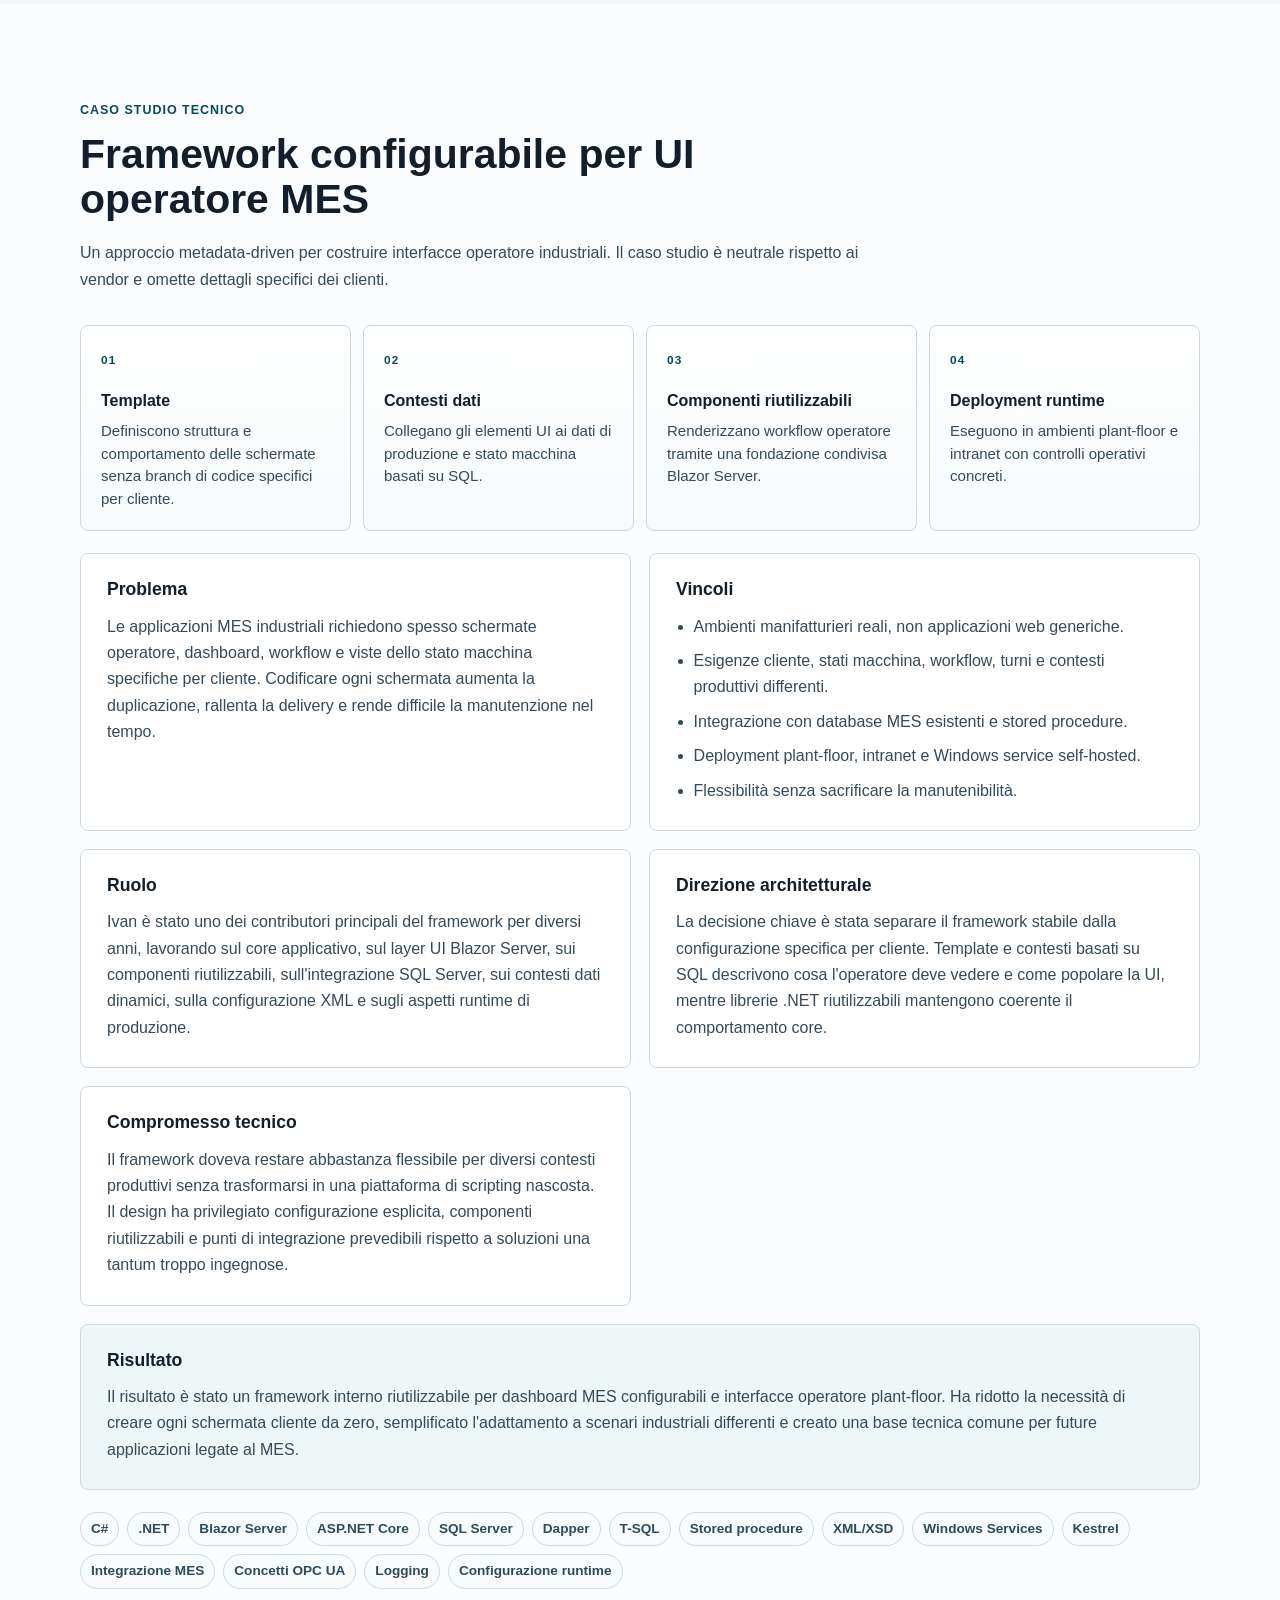
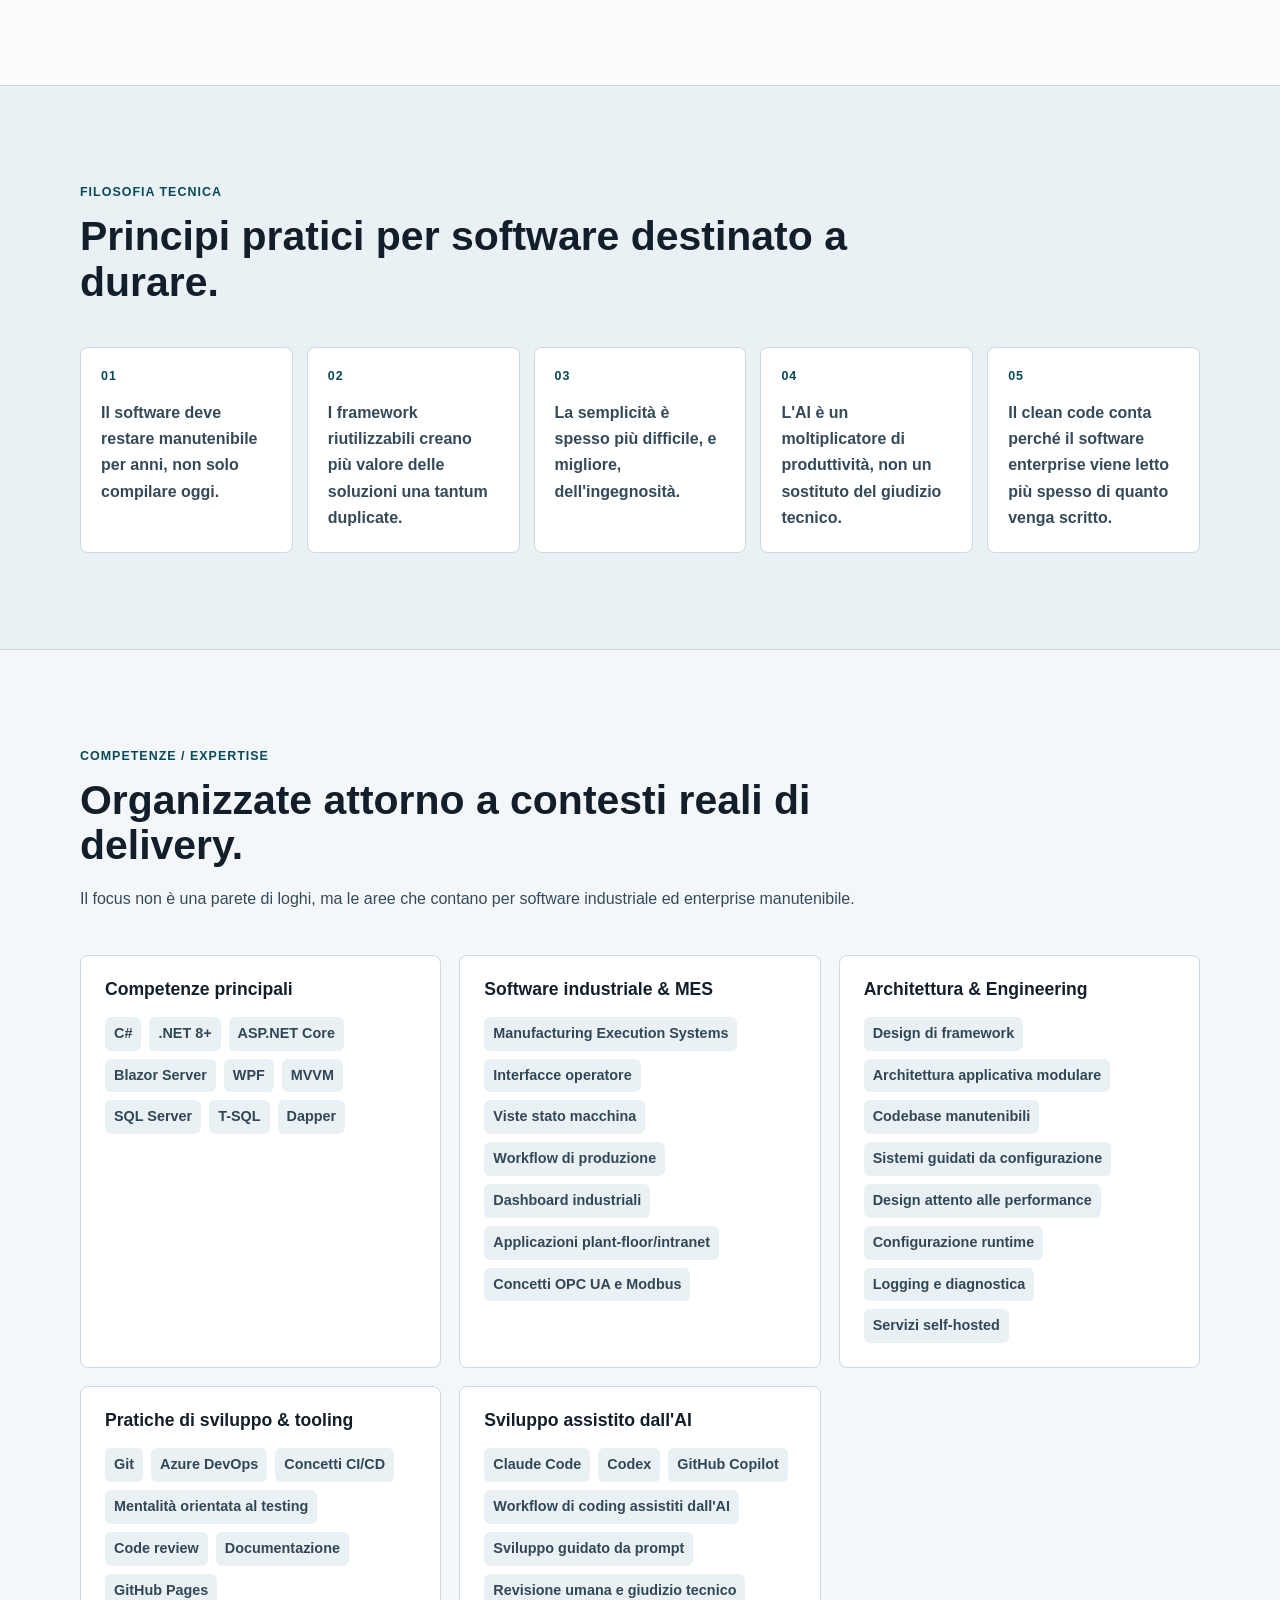
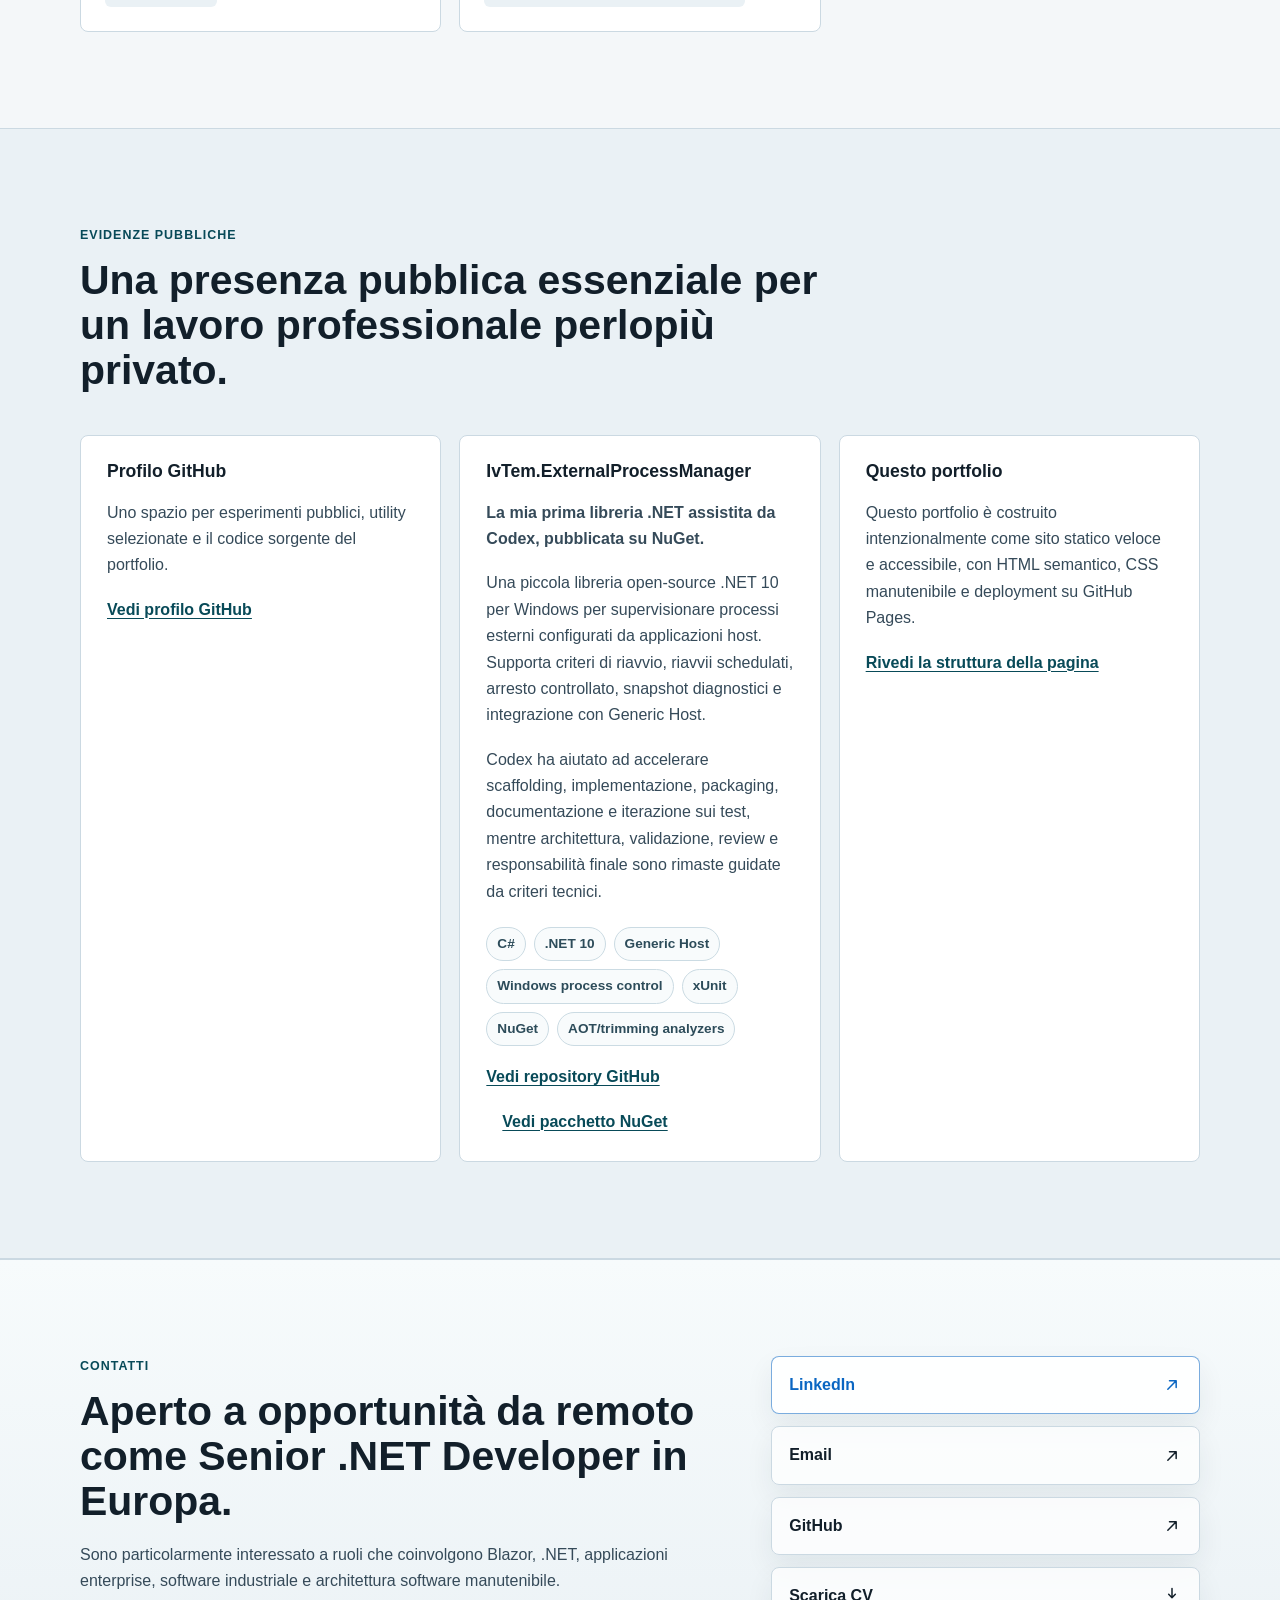
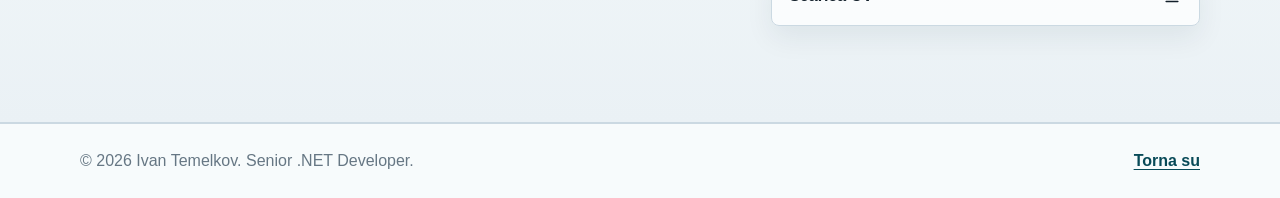
<file: docs/it/index.html>
<!doctype html>
<html lang="it">
  <head>
    <meta charset="utf-8">
    <meta name="viewport" content="width=device-width, initial-scale=1">
    <title>Ivan Temelkov | Senior .NET Developer</title>
    <meta
      name="description"
      content="Senior .NET Developer specializzato in software industriale scalabile con .NET, Blazor, SQL Server ed esperienza MES. Aperto a opportunità da remoto in Europa."
    >
    <link rel="canonical" href="https://ivantemelkov.github.io/portfolio/it/">
    <link rel="alternate" hreflang="en" href="https://ivantemelkov.github.io/portfolio/">
    <link rel="alternate" hreflang="it" href="https://ivantemelkov.github.io/portfolio/it/">
    <link rel="alternate" hreflang="x-default" href="https://ivantemelkov.github.io/portfolio/">

    <meta property="og:type" content="profile">
    <meta property="og:title" content="Ivan Temelkov | Senior .NET Developer">
    <meta
      property="og:description"
      content="Senior .NET Developer specializzato in software industriale scalabile con .NET, Blazor, SQL Server ed esperienza MES."
    >
    <meta property="og:url" content="https://ivantemelkov.github.io/portfolio/it/">
    <meta property="og:image" content="https://ivantemelkov.github.io/portfolio/assets/profile-photo.png">

    <meta name="twitter:card" content="summary_large_image">
    <meta name="twitter:title" content="Ivan Temelkov | Senior .NET Developer">
    <meta
      name="twitter:description"
      content="Senior .NET Developer specializzato in software industriale scalabile con .NET, Blazor, SQL Server ed esperienza MES."
    >
    <meta name="twitter:image" content="https://ivantemelkov.github.io/portfolio/assets/profile-photo.png">

    <script>document.documentElement.classList.add("js-enabled");</script>
    <link rel="icon" href="../assets/favicon.svg" type="image/svg+xml">
    <link rel="stylesheet" href="../css/styles.min.css">
    <script src="../js/main.js" defer></script>

    <script type="application/ld+json">
      {
        "@context": "https://schema.org",
        "@type": "Person",
        "name": "Ivan Temelkov",
        "jobTitle": "Senior .NET Developer",
        "url": "https://ivantemelkov.github.io/portfolio/it/",
        "sameAs": [
          "https://www.linkedin.com/in/ivan-temelkov-6230bb97",
          "https://github.com/ivanTemelkov"
        ],
        "knowsAbout": [
          "C#",
          ".NET",
          "ASP.NET Core",
          "Blazor Server",
          "SQL Server",
          "Manufacturing Execution Systems",
          "Software industriale",
          "Architettura di applicazioni enterprise"
        ],
        "description": "Senior .NET Developer specializzato in software industriale scalabile con .NET, Blazor, SQL Server ed esperienza MES."
      }
    </script>
  </head>
  <body>
    <a class="skip-link" href="#main">Vai al contenuto</a>

    <header class="site-header" data-header>
      <nav class="nav container" aria-label="Navigazione principale">
        <a class="brand" href="#top" aria-label="Home di Ivan Temelkov">
          <span class="brand-mark" aria-hidden="true">IT</span>
          <span>Ivan Temelkov</span>
        </a>

        <ul class="nav-list" id="primary-menu" data-nav-list>
          <li><a href="#about" data-nav-link>Chi sono</a></li>
          <li><a href="#experience" data-nav-link>Esperienza</a></li>
          <li><a href="#case-study" data-nav-link>Caso studio</a></li>
          <li><a href="#skills" data-nav-link>Competenze</a></li>
          <li><a href="#contact" data-nav-link>Contatti</a></li>
        </ul>

        <div class="nav-actions">
          <div class="language-switcher" aria-label="Selezione lingua">
            <a href="../" hreflang="en" lang="en">EN</a>
            <a href="./" hreflang="it" lang="it" aria-current="true">IT</a>
          </div>

          <button
            class="nav-toggle"
            type="button"
            aria-expanded="false"
            aria-controls="primary-menu"
            data-nav-toggle
          >
            <span class="sr-only">Apri o chiudi il menu di navigazione</span>
            <svg aria-hidden="true" viewBox="0 0 24 24" width="24" height="24">
              <path d="M4 7h16M4 12h16M4 17h16" fill="none" stroke="currentColor" stroke-width="2" stroke-linecap="round"></path>
            </svg>
          </button>
        </div>
      </nav>
    </header>

    <main id="main">
      <section class="hero section" id="top" aria-labelledby="hero-title">
        <div class="container hero-grid">
          <div class="hero-copy">
            <p class="eyebrow">Aperto a opportunità da remoto in Europa</p>
            <h1 id="hero-title">Senior .NET Developer per software industriale scalabile.</h1>
            <p class="hero-lede">
              Realizzo applicazioni moderne Blazor/.NET per ambienti enterprise,
              con attenzione a manutenibilità, scalabilità ed evoluzione nel tempo.
            </p>
            <div class="hero-actions" aria-label="Azioni principali di contatto">
              <a class="button button-primary" href="https://www.linkedin.com/in/ivan-temelkov-6230bb97">
                <svg aria-hidden="true" viewBox="0 0 24 24" width="18" height="18">
                  <path d="M6.9 20H3.4V8.9h3.5V20ZM5.2 7.4a2 2 0 1 1 0-4 2 2 0 0 1 0 4ZM20.6 20h-3.5v-5.4c0-1.3 0-2.9-1.8-2.9s-2.1 1.4-2.1 2.8V20H9.7V8.9H13v1.5h.1a3.7 3.7 0 0 1 3.3-1.8c3.6 0 4.2 2.3 4.2 5.4V20Z" fill="currentColor"></path>
                </svg>
                Contattami su LinkedIn
              </a>
              <a class="email button button-secondary" href="#">
                <svg aria-hidden="true" viewBox="0 0 24 24" width="18" height="18">
                  <path d="M4.8 6.5h14.4a1.8 1.8 0 0 1 1.8 1.8v7.4a1.8 1.8 0 0 1-1.8 1.8H4.8A1.8 1.8 0 0 1 3 15.7V8.3a1.8 1.8 0 0 1 1.8-1.8Zm.2 2.1 7 4.6 7-4.6" fill="none" stroke="currentColor" stroke-width="1.8" stroke-linecap="round" stroke-linejoin="round"></path>
                </svg>
                Invia email
              </a>
              <a class="button button-ghost" href="https://github.com/ivanTemelkov">
                <svg aria-hidden="true" viewBox="0 0 24 24" width="18" height="18">
                  <path d="M12 2.5a9.5 9.5 0 0 0-3 18.5c.5.1.7-.2.7-.5v-1.8c-2.8.6-3.4-1.2-3.4-1.2-.5-1.1-1.1-1.4-1.1-1.4-.9-.6.1-.6.1-.6 1 0 1.6 1 1.6 1 .9 1.5 2.3 1.1 2.9.8.1-.6.4-1.1.7-1.4-2.2-.3-4.6-1.1-4.6-4.7 0-1 .4-1.9 1-2.6-.1-.3-.5-1.3.1-2.6 0 0 .9-.3 2.7 1a9.4 9.4 0 0 1 5 0c1.8-1.3 2.7-1 2.7-1 .6 1.3.2 2.3.1 2.6.6.7 1 1.6 1 2.6 0 3.6-2.4 4.4-4.6 4.7.4.3.7 1 .7 2v2.6c0 .3.2.6.7.5A9.5 9.5 0 0 0 12 2.5Z" fill="currentColor"></path>
                </svg>
                Vedi GitHub
              </a>
              <a
                class="button button-cv"
                href="../assets/Ivan_Temelkov_CV_IT.pdf"
                download="Ivan_Temelkov_CV_IT.pdf"
                type="application/pdf"
              >
                <svg aria-hidden="true" viewBox="0 0 24 24" width="18" height="18">
                  <path d="M12 3v11m0 0 4-4m-4 4-4-4M5 18.5h14" fill="none" stroke="currentColor" stroke-width="1.8" stroke-linecap="round" stroke-linejoin="round"></path>
                </svg>
                Scarica CV
              </a>
            </div>
          </div>

          <div class="hero-visual">
            <div class="hero-photo-wrap" aria-label="Foto di Ivan Temelkov">
                <img
                  class="hero-photo"
                  src="../assets/profile-photo.png"
                  width="1000"
                  height="1200"
                  alt="Foto di Ivan Temelkov"
                  decoding="async"
                  fetchpriority="high"
                >
            </div>
          </div>

          <div class="hero-proof-grid" aria-label="Aree di focus professionale">
            <article class="hero-proof-card">
              <p class="summary-label">Stack principale</p>
              <p>C#, .NET, Blazor Server, SQL Server</p>
            </article>
            <article class="hero-proof-card">
              <p class="summary-label">Dominio</p>
              <p>MES e software industriale per ambienti enterprise</p>
            </article>
            <article class="hero-proof-card">
              <p class="summary-label">Metodo di lavoro</p>
              <p>Pronto al remoto, attento alla documentazione e alla manutenibilità</p>
            </article>
            <article class="hero-proof-card hero-proof-card-strong">
              <p class="summary-label">Focus tecnico</p>
              <ul>
                <li>Framework interni riutilizzabili</li>
                <li>Interfacce operatore guidate da configurazione</li>
                <li>Sistemi enterprise orientati alla produzione</li>
              </ul>
            </article>
          </div>
        </div>
      </section>

      <section class="section section-muted" id="about" aria-labelledby="about-title">
        <div class="container about-grid">
          <div class="about-copy">
            <p class="section-kicker">Chi sono</p>
            <h2 id="about-title">Ingegneria senior per sistemi enterprise manutenibili.</h2>
            <p>
              Sono un Senior .NET Developer con esperienza nello sviluppo di software
              industriale ed enterprise, in particolare su sistemi MES, interfacce
              Blazor Server, integrazione con SQL Server e framework interni manutenibili.
            </p>
            <p>
              Il mio lavoro unisce esperienza di sviluppo software e mentalità
              ingegneristica: architettura chiara, codice leggibile, accesso ai dati
              prevedibile e sistemi capaci di evolvere dopo il primo rilascio.
            </p>
            <p>
              Fuori dallo sviluppo software mi piacciono il trekking, la fotografia -
              sia sul campo sia in post-produzione - e imparare cose nuove, inclusa
              la sperimentazione con flussi di lavoro assistiti dall'AI.
            </p>
          </div>
          <aside class="about-panel" aria-labelledby="about-panel-title">
            <h3 id="about-panel-title">Cosa porto</h3>
            <ul class="check-list">
              <li>Esperienza con vincoli di produzione e realtà di delivery enterprise.</li>
              <li>Preferenza per confini chiari, codice leggibile e accesso ai dati prevedibile.</li>
              <li>Capacità di lavorare su UI, servizi backend, SQL, configurazione runtime e diagnostica.</li>
            </ul>
          </aside>
        </div>
      </section>

      <section class="section" id="experience" aria-labelledby="experience-title">
        <div class="container">
          <div class="section-heading">
            <p class="section-kicker">Esperienza</p>
            <h2 id="experience-title">Esperienza nel software industriale con responsabilità di delivery senior.</h2>
            <p>
              Una sintesi dei ruoli e dei temi tecnici più rilevanti per opportunità
              da remoto come Senior .NET Developer.
            </p>
          </div>

          <div class="experience-list">
            <article class="role-card">
              <div class="role-meta">
                <p class="role-period">05/2022 - Presente</p>
                <h3>Senior Software Developer</h3>
                <p class="role-company">Link Management Srl - Limena (PD), Italia</p>
                <dl class="role-facts">
                  <div>
                    <dt>Dominio principale</dt>
                    <dd>Sistemi industriali e MES</dd>
                  </div>
                  <div>
                    <dt>Stack principale</dt>
                    <dd>.NET, Blazor, SQL Server</dd>
                  </div>
                  <div>
                    <dt>Contesto di delivery</dt>
                    <dd>Enterprise, intranet, self-hosted</dd>
                  </div>
                </dl>
              </div>
              <div class="role-body">
                <p>
                  Ruolo senior focalizzato su applicazioni .NET moderne per ambienti
                  industriali, incluse interfacce operatore Blazor Server, sistemi
                  basati su SQL Server e fondazioni applicative riutilizzabili.
                </p>
                <ul>
                  <li>Contributo a un framework configurabile per dashboard MES e interfacce operatore di stabilimento.</li>
                  <li>Progettazione e manutenzione di componenti Blazor Server riutilizzabili per workflow industriali e schermate data-heavy.</li>
                  <li>Integrazione del comportamento applicativo con SQL Server, stored procedure e pattern prevedibili di accesso ai dati.</li>
                  <li>Equilibrio tra esigenze di configurazione specifiche per cliente, manutenibilità nel tempo e codice framework comune.</li>
                  <li>Supporto a requisiti orientati alla produzione come configurazione runtime, logging e deployment di servizi self-hosted.</li>
                </ul>
                <div class="tag-list" aria-label="Tecnologie usate nel ruolo attuale">
                  <span>C#</span>
                  <span>.NET</span>
                  <span>Blazor Server</span>
                  <span>ASP.NET Core</span>
                  <span>SQL Server</span>
                  <span>Dapper</span>
                  <span>MES</span>
                  <span>Windows Services</span>
                </div>
              </div>
            </article>

            <article class="role-card">
              <div class="role-meta">
                <p class="role-period">09/2019 - 04/2022</p>
                <h3>Software Developer</h3>
                <p class="role-company">Salvagnini Italia Spa - Sarego (VI), Italia</p>
                <dl class="role-facts">
                  <div>
                    <dt>Focus</dt>
                    <dd>Software di gestione della produzione</dd>
                  </div>
                  <div>
                    <dt>Contesto</dt>
                    <dd>Macchine industriali e integrazione ERP</dd>
                  </div>
                </dl>
              </div>
              <div class="role-body">
                <p>
                  Sviluppo di software per la gestione della produzione e applicazioni
                  industriali custom per contesti di macchine da taglio e piegatura.
                </p>
                <ul>
                  <li>Sviluppo di software C# e WPF a partire da requisiti cliente e analisi diretta con gli utenti.</li>
                  <li>Implementazione di comunicazione TCP/IP con macchine industriali e integrazione ERP basata su SQL Server.</li>
                  <li>Installazione, configurazione, personalizzazione, formazione utenti e supporto applicativo post-deployment.</li>
                </ul>
                <div class="tag-list" aria-label="Tecnologie usate in Salvagnini">
                  <span>C#</span>
                  <span>WPF</span>
                  <span>SQL Server</span>
                  <span>TCP/IP</span>
                  <span>Integrazione ERP</span>
                  <span>Macchine industriali</span>
                </div>
              </div>
            </article>

            <article class="role-card">
              <div class="role-meta">
                <p class="role-period">01/2018 - 08/2019</p>
                <h3>MES Consultant / System Integrator</h3>
                <p class="role-company">Link Management Srl - Limena (PD), Italia</p>
                <dl class="role-facts">
                  <div>
                    <dt>Focus</dt>
                    <dd>Personalizzazione e integrazione MES</dd>
                  </div>
                  <div>
                    <dt>Contesto</dt>
                    <dd>ERP e sistemi industriali</dd>
                  </div>
                </dl>
              </div>
              <div class="role-body">
                <p>
                  Installazione, personalizzazione e integrazione di software MES,
                  collegando requisiti manifatturieri con attività pratiche di
                  sviluppo software e system integration.
                </p>
                <ul>
                  <li>Integrazione di software MES con sistemi ERP e requisiti legati al contesto produttivo.</li>
                  <li>Sviluppo di applicazioni custom con C#, Node.js e SQL Server.</li>
                  <li>Personalizzazione di prodotti industriali con T-SQL, JavaScript, HTML, CSS e integrazione Modbus.</li>
                </ul>
                <div class="tag-list" aria-label="Tecnologie usate nell'esperienza precedente">
                  <span>C#</span>
                  <span>Node.js</span>
                  <span>SQL</span>
                  <span>SQL Server</span>
                  <span>T-SQL</span>
                  <span>JavaScript</span>
                  <span>Modbus</span>
                  <span>MES</span>
                </div>
              </div>
            </article>
          </div>
        </div>
      </section>

      <section class="section section-case" id="case-study" aria-labelledby="case-title">
        <div class="container">
          <div class="case-intro">
            <p class="section-kicker">Caso studio tecnico</p>
            <h2 id="case-title">Framework configurabile per UI operatore MES</h2>
            <p>
              Un approccio metadata-driven per costruire interfacce operatore
              industriali. Il caso studio è neutrale rispetto ai vendor e omette
              dettagli specifici dei clienti.
            </p>
          </div>

          <ol class="architecture-flow" aria-label="Flusso ad alto livello del framework">
            <li>
              <span>01</span>
              <strong>Template</strong>
              <p>Definiscono struttura e comportamento delle schermate senza branch di codice specifici per cliente.</p>
            </li>
            <li>
              <span>02</span>
              <strong>Contesti dati</strong>
              <p>Collegano gli elementi UI ai dati di produzione e stato macchina basati su SQL.</p>
            </li>
            <li>
              <span>03</span>
              <strong>Componenti riutilizzabili</strong>
              <p>Renderizzano workflow operatore tramite una fondazione condivisa Blazor Server.</p>
            </li>
            <li>
              <span>04</span>
              <strong>Deployment runtime</strong>
              <p>Eseguono in ambienti plant-floor e intranet con controlli operativi concreti.</p>
            </li>
          </ol>

          <div class="case-grid">
            <article class="case-panel">
              <h3>Problema</h3>
              <p>
                Le applicazioni MES industriali richiedono spesso schermate operatore,
                dashboard, workflow e viste dello stato macchina specifiche per cliente.
                Codificare ogni schermata aumenta la duplicazione, rallenta la delivery
                e rende difficile la manutenzione nel tempo.
              </p>
            </article>

            <article class="case-panel">
              <h3>Vincoli</h3>
              <ul>
                <li>Ambienti manifatturieri reali, non applicazioni web generiche.</li>
                <li>Esigenze cliente, stati macchina, workflow, turni e contesti produttivi differenti.</li>
                <li>Integrazione con database MES esistenti e stored procedure.</li>
                <li>Deployment plant-floor, intranet e Windows service self-hosted.</li>
                <li>Flessibilità senza sacrificare la manutenibilità.</li>
              </ul>
            </article>

            <article class="case-panel">
              <h3>Ruolo</h3>
              <p>
                Ivan è stato uno dei contributori principali del framework per diversi
                anni, lavorando sul core applicativo, sul layer UI Blazor Server, sui
                componenti riutilizzabili, sull'integrazione SQL Server, sui contesti
                dati dinamici, sulla configurazione XML e sugli aspetti runtime di produzione.
              </p>
            </article>

            <article class="case-panel">
              <h3>Direzione architetturale</h3>
              <p>
                La decisione chiave è stata separare il framework stabile dalla
                configurazione specifica per cliente. Template e contesti basati su SQL
                descrivono cosa l'operatore deve vedere e come popolare la UI, mentre
                librerie .NET riutilizzabili mantengono coerente il comportamento core.
              </p>
            </article>

            <article class="case-panel">
              <h3>Compromesso tecnico</h3>
              <p>
                Il framework doveva restare abbastanza flessibile per diversi contesti
                produttivi senza trasformarsi in una piattaforma di scripting nascosta.
                Il design ha privilegiato configurazione esplicita, componenti
                riutilizzabili e punti di integrazione prevedibili rispetto a soluzioni
                una tantum troppo ingegnose.
              </p>
            </article>

            <article class="case-panel case-panel-wide">
              <h3>Risultato</h3>
              <p>
                Il risultato è stato un framework interno riutilizzabile per dashboard
                MES configurabili e interfacce operatore plant-floor. Ha ridotto la
                necessità di creare ogni schermata cliente da zero, semplificato
                l'adattamento a scenari industriali differenti e creato una base tecnica
                comune per future applicazioni legate al MES.
              </p>
            </article>
          </div>

          <div class="tech-strip" aria-label="Tecnologie del caso studio">
            <span>C#</span>
            <span>.NET</span>
            <span>Blazor Server</span>
            <span>ASP.NET Core</span>
            <span>SQL Server</span>
            <span>Dapper</span>
            <span>T-SQL</span>
            <span>Stored procedure</span>
            <span>XML/XSD</span>
            <span>Windows Services</span>
            <span>Kestrel</span>
            <span>Integrazione MES</span>
            <span>Concetti OPC UA</span>
            <span>Logging</span>
            <span>Configurazione runtime</span>
          </div>
        </div>
      </section>

      <section class="section section-muted" id="philosophy" aria-labelledby="philosophy-title">
        <div class="container">
          <div class="section-heading">
            <p class="section-kicker">Filosofia tecnica</p>
            <h2 id="philosophy-title">Principi pratici per software destinato a durare.</h2>
          </div>

          <ol class="principles">
            <li>Il software deve restare manutenibile per anni, non solo compilare oggi.</li>
            <li>I framework riutilizzabili creano più valore delle soluzioni una tantum duplicate.</li>
            <li>La semplicità è spesso più difficile, e migliore, dell'ingegnosità.</li>
            <li>L'AI è un moltiplicatore di produttività, non un sostituto del giudizio tecnico.</li>
            <li>Il clean code conta perché il software enterprise viene letto più spesso di quanto venga scritto.</li>
          </ol>
        </div>
      </section>

      <section class="section" id="skills" aria-labelledby="skills-title">
        <div class="container">
          <div class="section-heading">
            <p class="section-kicker">Competenze / Expertise</p>
            <h2 id="skills-title">Organizzate attorno a contesti reali di delivery.</h2>
            <p>
              Il focus non è una parete di loghi, ma le aree che contano per software
              industriale ed enterprise manutenibile.
            </p>
          </div>

          <div class="skills-grid">
            <article class="skill-group">
              <h3>Competenze principali</h3>
              <ul>
                <li>C#</li>
                <li>.NET 8+</li>
                <li>ASP.NET Core</li>
                <li>Blazor Server</li>
                <li>WPF</li>
                <li>MVVM</li>
                <li>SQL Server</li>
                <li>T-SQL</li>
                <li>Dapper</li>
              </ul>
            </article>

            <article class="skill-group">
              <h3>Software industriale &amp; MES</h3>
              <ul>
                <li>Manufacturing Execution Systems</li>
                <li>Interfacce operatore</li>
                <li>Viste stato macchina</li>
                <li>Workflow di produzione</li>
                <li>Dashboard industriali</li>
                <li>Applicazioni plant-floor/intranet</li>
                <li>Concetti OPC UA e Modbus</li>
              </ul>
            </article>

            <article class="skill-group">
              <h3>Architettura &amp; Engineering</h3>
              <ul>
                <li>Design di framework</li>
                <li>Architettura applicativa modulare</li>
                <li>Codebase manutenibili</li>
                <li>Sistemi guidati da configurazione</li>
                <li>Design attento alle performance</li>
                <li>Configurazione runtime</li>
                <li>Logging e diagnostica</li>
                <li>Servizi self-hosted</li>
              </ul>
            </article>

            <article class="skill-group">
              <h3>Pratiche di sviluppo &amp; tooling</h3>
              <ul>
                <li>Git</li>
                <li>Azure DevOps</li>
                <li>Concetti CI/CD</li>
                <li>Mentalità orientata al testing</li>
                <li>Code review</li>
                <li>Documentazione</li>
                <li>GitHub Pages</li>
              </ul>
            </article>

            <article class="skill-group">
              <h3>Sviluppo assistito dall'AI</h3>
              <ul>
                <li>Claude Code</li>
                <li>Codex</li>
                <li>GitHub Copilot</li>
                <li>Workflow di coding assistiti dall'AI</li>
                <li>Sviluppo guidato da prompt</li>
                <li>Revisione umana e giudizio tecnico</li>
              </ul>
            </article>
          </div>
        </div>
      </section>

      <section class="section section-muted" id="proof" aria-labelledby="proof-title">
        <div class="container">
          <div class="section-heading">
            <p class="section-kicker">Evidenze pubbliche</p>
            <h2 id="proof-title">Una presenza pubblica essenziale per un lavoro professionale perlopiù privato.</h2>
          </div>

          <div class="proof-grid">
            <article class="proof-card">
              <h3>Profilo GitHub</h3>
              <p>Uno spazio per esperimenti pubblici, utility selezionate e il codice sorgente del portfolio.</p>
              <a class="text-link" href="https://github.com/ivanTemelkov">Vedi profilo GitHub</a>
            </article>

            <article class="proof-card">
              <h3>IvTem.ExternalProcessManager</h3>
              <p><strong>La mia prima libreria .NET assistita da Codex, pubblicata su NuGet.</strong></p>
              <p>
                Una piccola libreria open-source .NET 10 per Windows per supervisionare
                processi esterni configurati da applicazioni host. Supporta criteri di
                riavvio, riavvii schedulati, arresto controllato, snapshot diagnostici e
                integrazione con Generic Host.
              </p>
              <p>
                Codex ha aiutato ad accelerare scaffolding, implementazione, packaging,
                documentazione e iterazione sui test, mentre architettura, validazione,
                review e responsabilità finale sono rimaste guidate da criteri tecnici.
              </p>
              <div class="tag-list" aria-label="Tecnologie di ExternalProcessManager">
                <span>C#</span>
                <span>.NET 10</span>
                <span>Generic Host</span>
                <span>Windows process control</span>
                <span>xUnit</span>
                <span>NuGet</span>
                <span>AOT/trimming analyzers</span>
              </div>
              <a class="text-link" href="https://github.com/ivanTemelkov/ExternalProcessManager">Vedi repository GitHub</a>
              <a class="text-link" href="https://www.nuget.org/packages/IvTem.ExternalProcessManager/">Vedi pacchetto NuGet</a>
            </article>

            <article class="proof-card">
              <h3>Questo portfolio</h3>
              <p>
                Questo portfolio è costruito intenzionalmente come sito statico veloce
                e accessibile, con HTML semantico, CSS manutenibile e deployment su GitHub Pages.
              </p>
              <a class="text-link" href="#top">Rivedi la struttura della pagina</a>
            </article>
          </div>
        </div>
      </section>

      <section class="section contact-section" id="contact" aria-labelledby="contact-title">
        <div class="container contact-grid">
          <div>
            <p class="section-kicker">Contatti</p>
            <h2 id="contact-title">Aperto a opportunità da remoto come Senior .NET Developer in Europa.</h2>
            <p>
              Sono particolarmente interessato a ruoli che coinvolgono Blazor, .NET,
              applicazioni enterprise, software industriale e architettura software manutenibile.
            </p>
          </div>
          <div class="contact-actions" aria-label="Link di contatto">
            <a class="contact-link primary" href="https://www.linkedin.com/in/ivan-temelkov-6230bb97">
              <span>LinkedIn</span>
              <svg aria-hidden="true" viewBox="0 0 24 24" width="20" height="20">
                <path d="M7 17 17 7M9 7h8v8" fill="none" stroke="currentColor" stroke-width="1.8" stroke-linecap="round" stroke-linejoin="round"></path>
              </svg>
            </a>
            <a class="contact-link email" href="#">
              <span>Email</span>
              <svg aria-hidden="true" viewBox="0 0 24 24" width="20" height="20">
                <path d="M7 17 17 7M9 7h8v8" fill="none" stroke="currentColor" stroke-width="1.8" stroke-linecap="round" stroke-linejoin="round"></path>
              </svg>
            </a>
            <a class="contact-link" href="https://github.com/ivanTemelkov">
              <span>GitHub</span>
              <svg aria-hidden="true" viewBox="0 0 24 24" width="20" height="20">
                <path d="M7 17 17 7M9 7h8v8" fill="none" stroke="currentColor" stroke-width="1.8" stroke-linecap="round" stroke-linejoin="round"></path>
              </svg>
            </a>
            <a
              class="contact-link"
              href="../assets/Ivan_Temelkov_CV_IT.pdf"
              download="Ivan_Temelkov_CV_IT.pdf"
              type="application/pdf"
            >
              <span>Scarica CV</span>
              <svg aria-hidden="true" viewBox="0 0 24 24" width="20" height="20">
                <path d="M12 3v11m0 0 4-4m-4 4-4-4M5 18.5h14" fill="none" stroke="currentColor" stroke-width="1.8" stroke-linecap="round" stroke-linejoin="round"></path>
              </svg>
            </a>
          </div>
        </div>
      </section>
    </main>

    <footer class="site-footer">
      <div class="container footer-inner">
        <p>&copy; <span data-year>2026</span> Ivan Temelkov. Senior .NET Developer.</p>
        <a href="#top">Torna su</a>
      </div>
    </footer>

    <script>
      (() => {
        const encodedEmail = "bW9jLmxpYW1ub3RvcnBAdm9rbGVtZXQubmF2aQ==";

        function decodeEmail() {
          return atob(encodedEmail).split("").reverse().join("");
        }

        function prepareEmailLink(link) {
          const email = decodeEmail();

          link.href = `mailto:${email}`;

          return email;
        }

        document.querySelectorAll("a.email").forEach((link) => {
          link.addEventListener("mouseenter", () => {
            prepareEmailLink(link);
          });

          link.addEventListener("focus", () => {
            prepareEmailLink(link);
          });

          link.addEventListener("click", (event) => {
            event.preventDefault();

            const email = prepareEmailLink(link);
            window.location.href = `mailto:${email}`;
          });
        });
      })();
    </script>

  </body>
</html>
</file>
<file: docs/css/styles.min.css>
:root{color-scheme:light;--bg:#f4f7f9;--surface:#ffffff;--surface-muted:#eaf1f5;--surface-quiet:#f0f5f7;--text:#121f2a;--text-soft:#354a59;--muted:#667784;--border:#cbd9e2;--accent:#0f6b78;--accent-dark:#084a58;--accent-soft:#d5ecf0;--linkedin:#0a66c2;--linkedin-dark:#084f98;--focus:#0069a8;--shadow:0 18px 45px rgba(16,39,53,0.13);--radius:8px;--container:1120px}*{box-sizing:border-box}html{scroll-behavior:smooth;scroll-padding-top:92px}body{margin:0;background:var(--bg);color:var(--text);font-family:-apple-system,BlinkMacSystemFont,"Segoe UI",Roboto,Helvetica,Arial,sans-serif;font-size:16px;line-height:1.65;text-rendering:optimizeLegibility}body.nav-open{overflow:hidden}img,svg{display:block}img{max-width:100%}a{color:inherit;text-decoration-thickness:0.08em;text-underline-offset:0.18em}a:hover{color:var(--accent-dark)}:focus-visible{outline:3px solid var(--focus);outline-offset:4px}.container{width:min(100% - 40px,var(--container));margin-inline:auto}.narrow{width:min(100% - 40px,790px)}.skip-link{position:fixed;z-index:1000;top:16px;left:16px;transform:translateY(-140%);background:var(--text);color:#fff;padding:10px 14px;border-radius:var(--radius);text-decoration:none}.skip-link:focus{transform:translateY(0)}.sr-only{position:absolute;width:1px;height:1px;padding:0;margin:-1px;overflow:hidden;clip:rect(0,0,0,0);white-space:nowrap;border:0}.site-header{position:sticky;top:0;z-index:50;background:rgba(247,249,251,0.94);border-bottom:1px solid rgba(216,225,232,0.9);backdrop-filter:blur(14px)}.nav{min-height:72px;display:flex;align-items:center;justify-content:space-between;gap:24px}.brand{display:inline-flex;align-items:center;gap:10px;min-height:44px;font-weight:700;letter-spacing:0;text-decoration:none}.brand-mark{display:inline-grid;place-items:center;width:34px;height:34px;border-radius:7px;background:var(--text);color:#fff;font-size:0.78rem;letter-spacing:0.04em}.nav-list{display:flex;align-items:center;gap:4px;margin:0;padding:0;list-style:none}.nav-list{margin-left:auto}.nav-list a{display:inline-flex;align-items:center;min-height:42px;padding:8px 12px;border-radius:var(--radius);color:var(--text-soft);font-weight:600;font-size:0.95rem;text-decoration:none}.nav-list a:hover,.nav-list a[aria-current="true"]{background:var(--accent-soft);color:var(--accent-dark)}.nav-actions{display:flex;align-items:center;gap:12px}.language-switcher{display:inline-flex;align-items:center;gap:3px;padding:3px;border:1px solid var(--border);border-radius:var(--radius);background:rgba(255,255,255,0.72)}.language-switcher a{display:inline-grid;place-items:center;min-width:38px;min-height:34px;padding:4px 8px;border-radius:6px;color:var(--text-soft);font-size:0.78rem;font-weight:800;line-height:1;text-decoration:none}.language-switcher a:hover{background:var(--accent-soft);color:var(--accent-dark)}.language-switcher a[aria-current="true"]{background:var(--text);color:#fff}.language-switcher a[aria-current="true"]:hover{color:#fff}.nav-toggle{display:none;width:44px;height:44px;place-items:center;border:1px solid var(--border);border-radius:var(--radius);background:var(--surface);color:var(--text);cursor:pointer}.section{padding:96px 0}.section-muted{background:var(--surface-muted);border-block:1px solid var(--border)}.section-kicker,.eyebrow{margin:0 0 12px;color:var(--accent-dark);font-size:0.78rem;font-weight:800;letter-spacing:0.08em;text-transform:uppercase}h1,h2,h3{margin:0;color:var(--text);line-height:1.1;letter-spacing:0}h1{max-width:780px;font-size:clamp(2.35rem,4.35vw,4.05rem)}h2{max-width:780px;font-size:clamp(2rem,3.2vw,3rem)}h3{font-size:1.1rem}p{margin:18px 0 0;color:var(--text-soft)}ul,ol{color:var(--text-soft)}.section-heading{max-width:790px;margin-bottom:42px}.hero{min-height:calc(100vh - 72px);display:grid;align-items:center;padding:68px 0 78px;background:linear-gradient(180deg,#ffffff 0%,#f5f8fa 58%,#e8f1f5 100%)}.hero-grid{display:grid;grid-template-columns:minmax(0,1.1fr) minmax(340px,0.9fr);align-items:start;column-gap:clamp(44px,6vw,76px);row-gap:28px}.hero-lede{max-width:660px;font-size:clamp(1.08rem,1.6vw,1.3rem)}.hero-actions{display:grid;grid-template-columns:repeat(2,minmax(0,1fr));align-items:stretch;gap:12px;width:min(100%,calc((min(calc(100vw - 40px),var(--container)) - 12px) / 2));margin-top:28px}.hero-actions .button{width:100%}.button{display:inline-flex;align-items:center;justify-content:center;gap:9px;min-height:50px;padding:11px 16px;border:1px solid var(--border);border-radius:var(--radius);background:rgba(255,255,255,0.78);color:var(--text);font-weight:700;line-height:1.2;text-decoration:none;box-shadow:0 10px 24px rgba(16,39,53,0.06);transition:background-color 160ms ease,border-color 160ms ease,color 160ms ease,box-shadow 160ms ease,transform 160ms ease}.button:hover{transform:translateY(-1px)}.button-primary{border-color:rgba(10,102,194,0.52);background:rgba(255,255,255,0.86);color:var(--linkedin);box-shadow:0 14px 30px rgba(10,102,194,0.13)}.button-primary:hover{border-color:var(--linkedin);background:#edf6ff;color:var(--linkedin-dark);box-shadow:0 16px 34px rgba(10,102,194,0.18)}.button-primary svg{width:20px;height:20px;color:currentColor}.button-secondary,.button-cv,.button-ghost{background:rgba(255,255,255,0.78);border-color:var(--border);color:var(--text)}.button-secondary:hover,.button-cv:hover,.button-ghost:hover{border-color:#aebfca;background:#edf4f7;color:var(--accent-dark);box-shadow:0 14px 30px rgba(16,39,53,0.09)}.hero-visual{display:grid;width:min(100%,420px);justify-self:end;margin-top:calc(0.78rem * 1.65+12px)}.hero-photo-wrap{position:relative;width:100%;border:1px solid var(--border);border-radius:var(--radius);background:var(--surface);box-shadow:var(--shadow);overflow:hidden}.hero-photo-wrap::before{content:"";display:block;aspect-ratio:5 / 6}.hero-photo{position:absolute;inset:0;width:100%;height:100%;object-fit:cover}.photo-note{position:absolute;right:12px;bottom:12px;max-width:calc(100% - 24px);padding:6px 10px;border:1px solid rgba(255,255,255,0.45);border-radius:6px;background:rgba(23,33,43,0.72);color:#fff;font-size:0.78rem;font-weight:700}.hero-proof-grid{grid-column:1 / -1;display:grid;grid-template-columns:repeat(4,minmax(0,1fr));gap:12px;align-items:stretch}.hero-proof-card{min-height:132px;padding:17px 18px;border:1px solid var(--border);border-radius:var(--radius);background:rgba(255,255,255,0.88);box-shadow:0 12px 30px rgba(16,39,53,0.07)}.hero-proof-card-strong{border-color:#a9c7d1;background:#f7fbfc}.summary-label{margin:0 0 8px;color:var(--accent-dark);font-size:0.76rem;font-weight:900;letter-spacing:0.08em;text-transform:uppercase}.hero-proof-card p:not(.summary-label){margin:0;color:var(--text-soft);font-size:0.96rem;line-height:1.45}.hero-proof-card ul{display:grid;gap:7px;margin:0;padding:0;list-style:none}.hero-proof-card li{position:relative;padding-left:18px;color:var(--text-soft);font-size:0.92rem;line-height:1.45}.hero-proof-card li::before,.check-list li::before{content:"";position:absolute;left:0;top:0.68em;width:7px;height:7px;border-radius:999px;background:var(--accent)}.about-grid{display:grid;grid-template-columns:minmax(0,1.25fr) minmax(280px,0.75fr);gap:clamp(38px,6vw,72px);align-items:start}.about-copy{max-width:760px}.about-panel{padding:26px;border:1px solid var(--border);border-radius:var(--radius);background:var(--surface);box-shadow:0 12px 32px rgba(24,45,61,0.06)}.check-list{display:grid;gap:14px;margin:18px 0 0;padding:0;list-style:none}.check-list li{position:relative;padding-left:20px;color:var(--text-soft)}.experience-list{display:grid;gap:18px}.role-card{display:grid;grid-template-columns:minmax(220px,0.72fr) minmax(0,1.28fr);gap:32px;padding:28px;border:1px solid var(--border);border-radius:var(--radius);background:var(--surface);box-shadow:0 10px 30px rgba(24,45,61,0.06)}.role-period{margin:0 0 10px;color:var(--accent-dark);font-size:0.82rem;font-weight:800;letter-spacing:0.04em;text-transform:uppercase}.role-company{margin-top:10px;color:var(--muted)}.role-facts{display:grid;gap:11px;margin:24px 0 0}.role-facts div{padding-top:11px;border-top:1px solid var(--border)}.role-facts dt{color:var(--accent-dark);font-size:0.74rem;font-weight:900;letter-spacing:0.08em;text-transform:uppercase}.role-facts dd{margin:4px 0 0;color:var(--text-soft);font-size:0.94rem;line-height:1.45}.role-body p:first-child{margin-top:0}.role-body ul{margin:18px 0 0;padding-left:1.1rem}.role-body li+li{margin-top:8px}.tag-list,.tech-strip{display:flex;flex-wrap:wrap;gap:8px;margin-top:22px}.tag-list span,.tech-strip span{display:inline-flex;align-items:center;min-height:30px;padding:5px 10px;border:1px solid #cbdbe3;border-radius:999px;background:#f8fbfc;color:#2d4c5a;font-size:0.85rem;font-weight:700}.section-case{background:#fbfcfd}.case-intro{max-width:790px;margin-bottom:32px}.architecture-flow{display:grid;grid-template-columns:repeat(4,minmax(0,1fr));gap:12px;margin:0 0 22px;padding:0;list-style:none}.architecture-flow li{position:relative;min-height:172px;padding:20px;border:1px solid #c9d9e2;border-radius:var(--radius);background:linear-gradient(180deg,#ffffff 0%,#f6fafb 100%)}.architecture-flow span{display:inline-flex;margin-bottom:20px;color:var(--accent-dark);font-size:0.74rem;font-weight:900;letter-spacing:0.1em}.architecture-flow strong{display:block;color:var(--text);font-size:1rem;line-height:1.2}.architecture-flow p{margin-top:10px;font-size:0.94rem;line-height:1.5}.case-grid{display:grid;grid-template-columns:repeat(2,minmax(0,1fr));gap:18px}.case-panel{padding:26px;border:1px solid var(--border);border-radius:var(--radius);background:var(--surface)}.case-panel p:first-of-type{margin-top:14px}.case-panel ul{margin:14px 0 0;padding-left:1.1rem}.case-panel li+li{margin-top:8px}.case-panel-wide{grid-column:1 / -1;background:#eef6f8}.principles{display:grid;grid-template-columns:repeat(5,minmax(0,1fr));gap:14px;margin:0;padding:0;list-style:none;counter-reset:principles}.principles li{position:relative;min-height:168px;padding:52px 20px 20px;border:1px solid var(--border);border-radius:var(--radius);background:var(--surface);color:var(--text-soft);font-weight:600}.principles li::before{counter-increment:principles;content:counter(principles,decimal-leading-zero);position:absolute;top:18px;left:20px;color:var(--accent-dark);font-size:0.78rem;font-weight:900;letter-spacing:0.08em}.skills-grid{display:grid;grid-template-columns:repeat(3,minmax(0,1fr));gap:18px}.skill-group{padding:24px;border:1px solid var(--border);border-radius:var(--radius);background:var(--surface)}.skill-group ul{display:flex;flex-wrap:wrap;gap:8px;margin:18px 0 0;padding:0;list-style:none}.skill-group li{display:inline-flex;align-items:center;min-height:30px;padding:5px 9px;border-radius:6px;background:var(--surface-muted);color:#314756;font-size:0.9rem;font-weight:650}.proof-grid{display:grid;grid-template-columns:repeat(3,minmax(0,1fr));gap:18px}.proof-card{padding:26px;border:1px solid var(--border);border-radius:var(--radius);background:var(--surface)}.text-link{display:inline-flex;margin-top:18px;color:var(--accent-dark);font-weight:800}.proof-card .text-link+.text-link{margin-left:16px}.contact-section{background:linear-gradient(180deg,#f7fbfc 0%,#eaf1f5 100%);border-top:1px solid var(--border);border-bottom:1px solid var(--border);color:var(--text)}.contact-section h2{color:var(--text)}.contact-section p{color:var(--text-soft)}.contact-section .section-kicker{color:var(--accent-dark)}.contact-grid{display:grid;grid-template-columns:minmax(0,1.2fr) minmax(260px,0.8fr);align-items:start;gap:48px}.contact-actions{display:grid;gap:12px}.contact-link{display:flex;align-items:center;justify-content:space-between;gap:18px;min-height:58px;padding:15px 17px;border:1px solid var(--border);border-radius:var(--radius);background:rgba(255,255,255,0.76);color:var(--text);font-weight:800;text-decoration:none;box-shadow:0 12px 28px rgba(16,39,53,0.07)}.contact-link.primary{border-color:rgba(10,102,194,0.54);color:var(--linkedin);background:rgba(255,255,255,0.88)}.contact-link:hover{border-color:#aebfca;background:#ffffff;color:var(--accent-dark)}.contact-link.primary:hover{border-color:var(--linkedin);background:#edf6ff;color:var(--linkedin-dark)}.site-footer{padding:24px 0;background:#f7fbfc;border-top:1px solid var(--border);color:var(--muted)}.footer-inner{display:flex;align-items:center;justify-content:space-between;gap:20px}.footer-inner p{margin:0;color:var(--muted)}.footer-inner a{color:var(--accent-dark);font-weight:700}.footer-inner a:hover{color:var(--linkedin-dark)}@media (max-width:960px){.hero-grid,.about-grid,.role-card,.contact-grid{grid-template-columns:1fr}.hero{min-height:auto}.hero-visual{justify-self:start;width:min(100%,380px);margin-top:0}.architecture-flow,.hero-proof-grid,.principles,.skills-grid,.proof-grid{grid-template-columns:repeat(2,minmax(0,1fr))}.hero-actions{width:100%}}@media (max-width:860px){html{scroll-padding-top:78px}.nav{min-height:64px;flex-wrap:wrap;padding-block:10px}.js-enabled .nav{flex-wrap:nowrap;padding-block:0}.brand{order:1}.nav-actions{order:2;margin-left:auto}.js-enabled .nav-toggle{display:grid}.nav-list{order:3;flex-direction:column;align-items:stretch;gap:4px;flex-basis:100%;width:100%;margin-left:0}.js-enabled .nav-list{position:fixed;inset:64px 18px auto 14px;display:none;width:auto;flex-basis:auto;padding:12px;border:1px solid var(--border);border-radius:var(--radius);background:var(--surface);box-shadow:var(--shadow)}.js-enabled .nav-list.is-open{display:flex}.nav-list a{min-height:46px}}@media (max-width:760px){.container,.narrow{width:min(100% - 28px,var(--container))}.section{padding:72px 0}.hero{padding:52px 0 70px}.hero-actions{grid-template-columns:1fr}.button{width:100%}.case-grid,.architecture-flow,.hero-proof-grid,.principles,.skills-grid,.proof-grid{grid-template-columns:1fr}.architecture-flow li{min-height:auto}.principles li{min-height:auto}.footer-inner{flex-direction:column;align-items:flex-start}}@media (max-width:420px){h1{font-size:2.25rem}h2{font-size:1.85rem}.role-card,.case-panel,.skill-group,.proof-card{padding:20px}.nav{gap:12px}.nav-actions{gap:8px}.language-switcher a{min-width:32px;min-height:32px;padding-inline:6px}.brand span:last-child{max-width:108px;overflow:hidden;text-overflow:ellipsis;white-space:nowrap}}@media (max-width:340px){.brand span:last-child{max-width:78px}.language-switcher a{min-width:30px;padding-inline:5px}}@media (prefers-reduced-motion:reduce){*,*::before,*::after{scroll-behavior:auto !important;transition-duration:0.01ms !important;animation-duration:0.01ms !important;animation-iteration-count:1 !important}}
</file>
